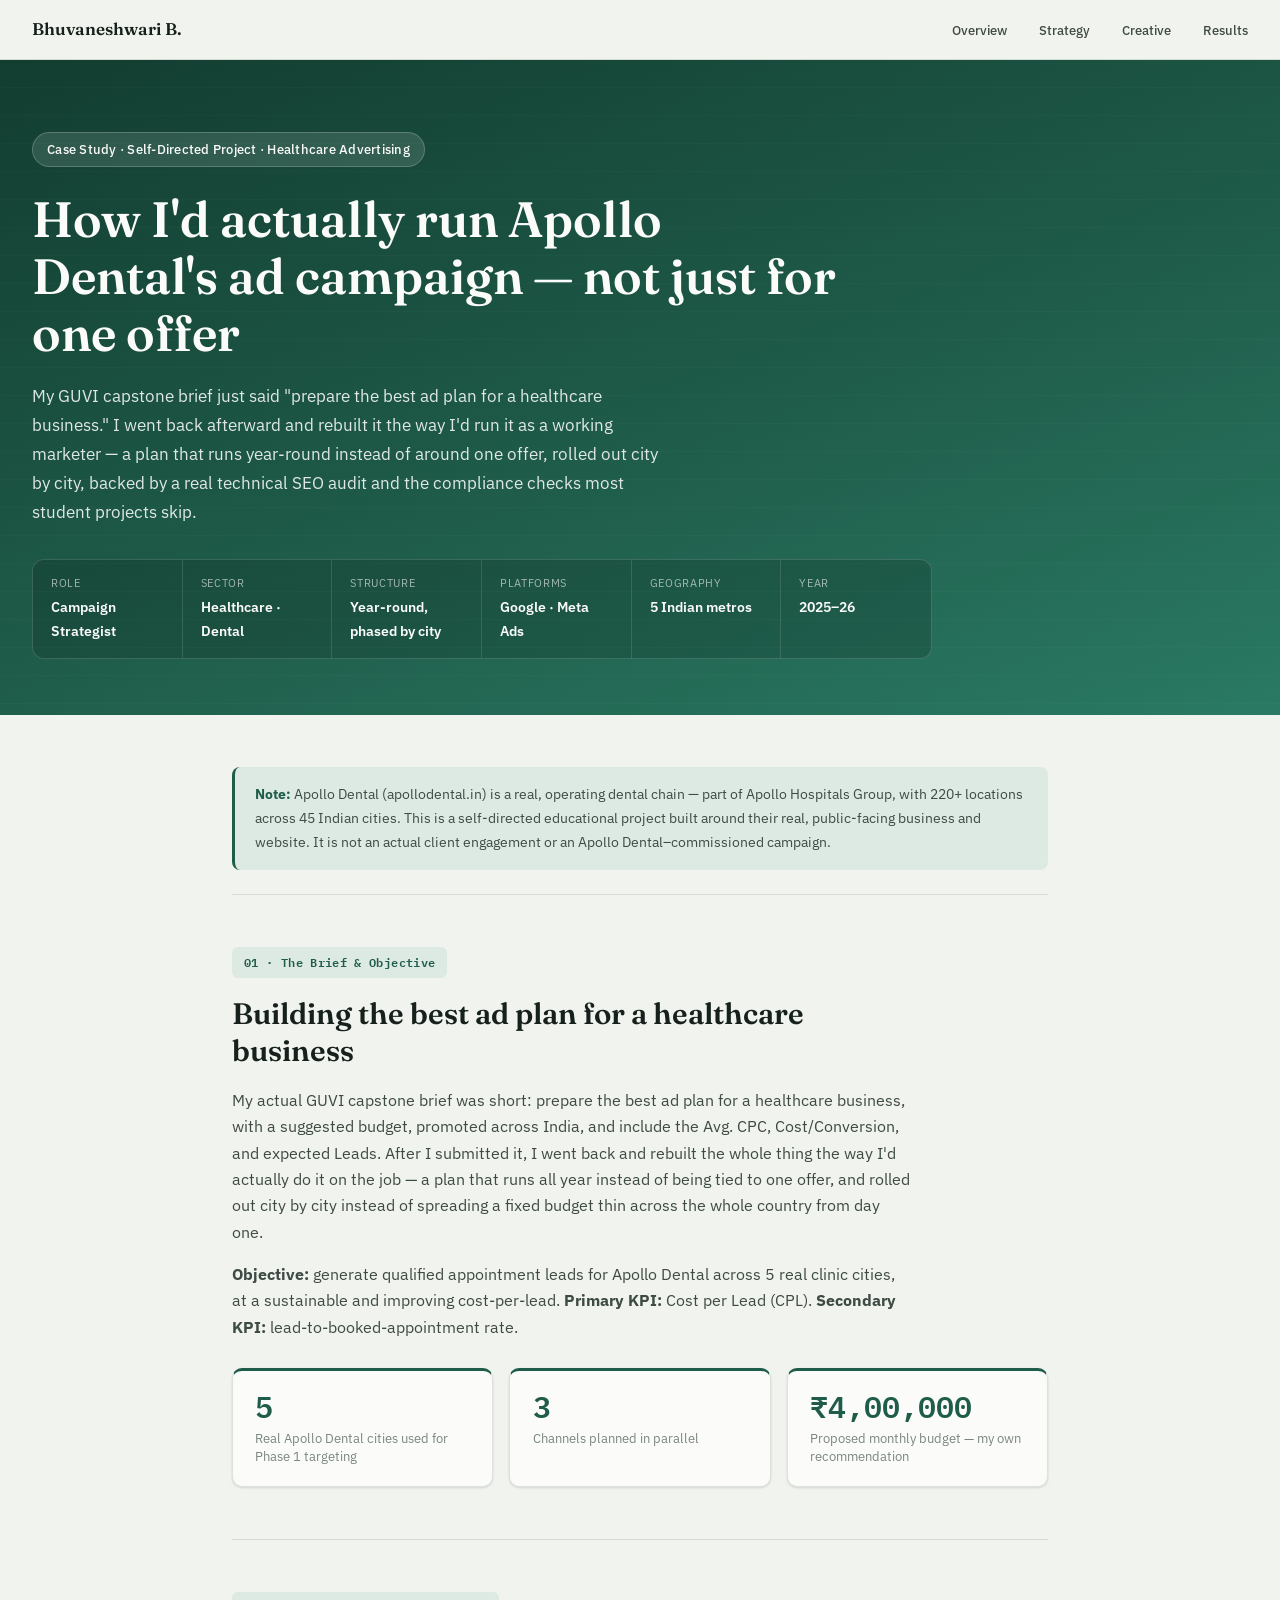
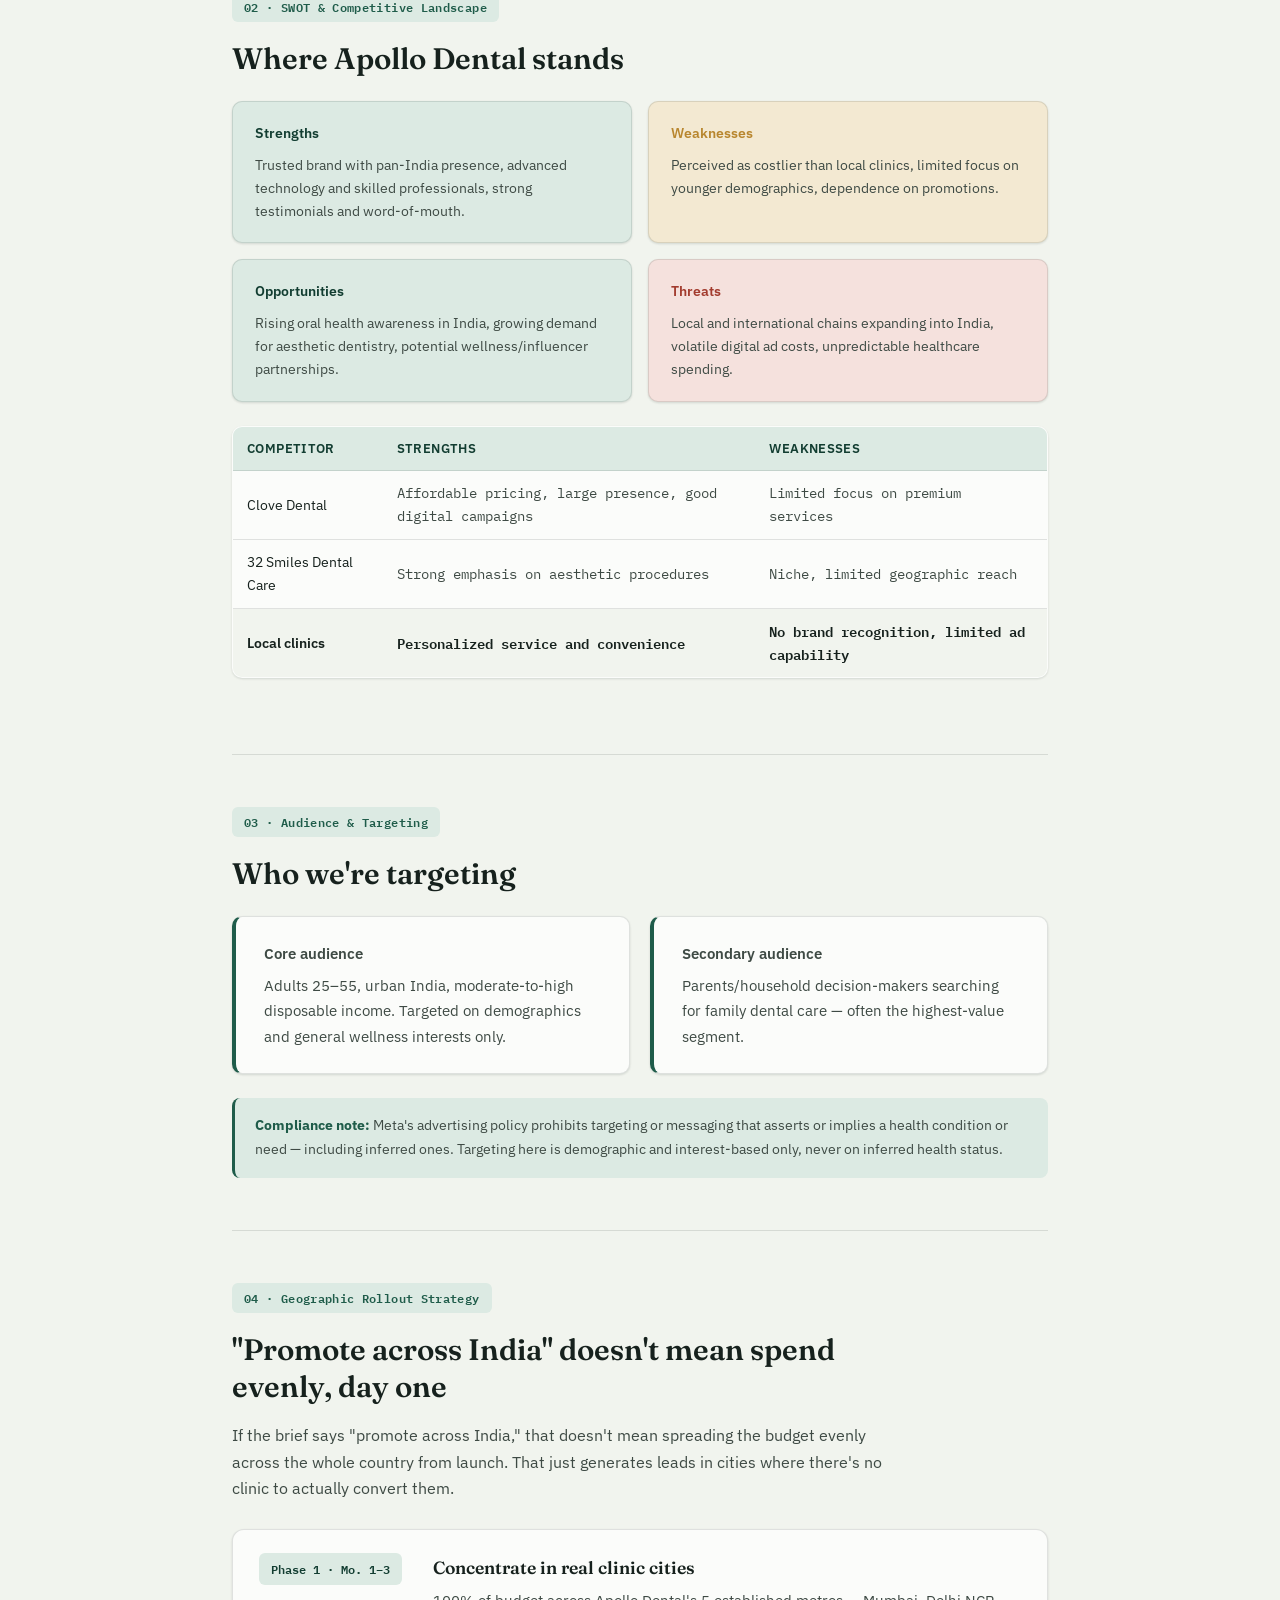
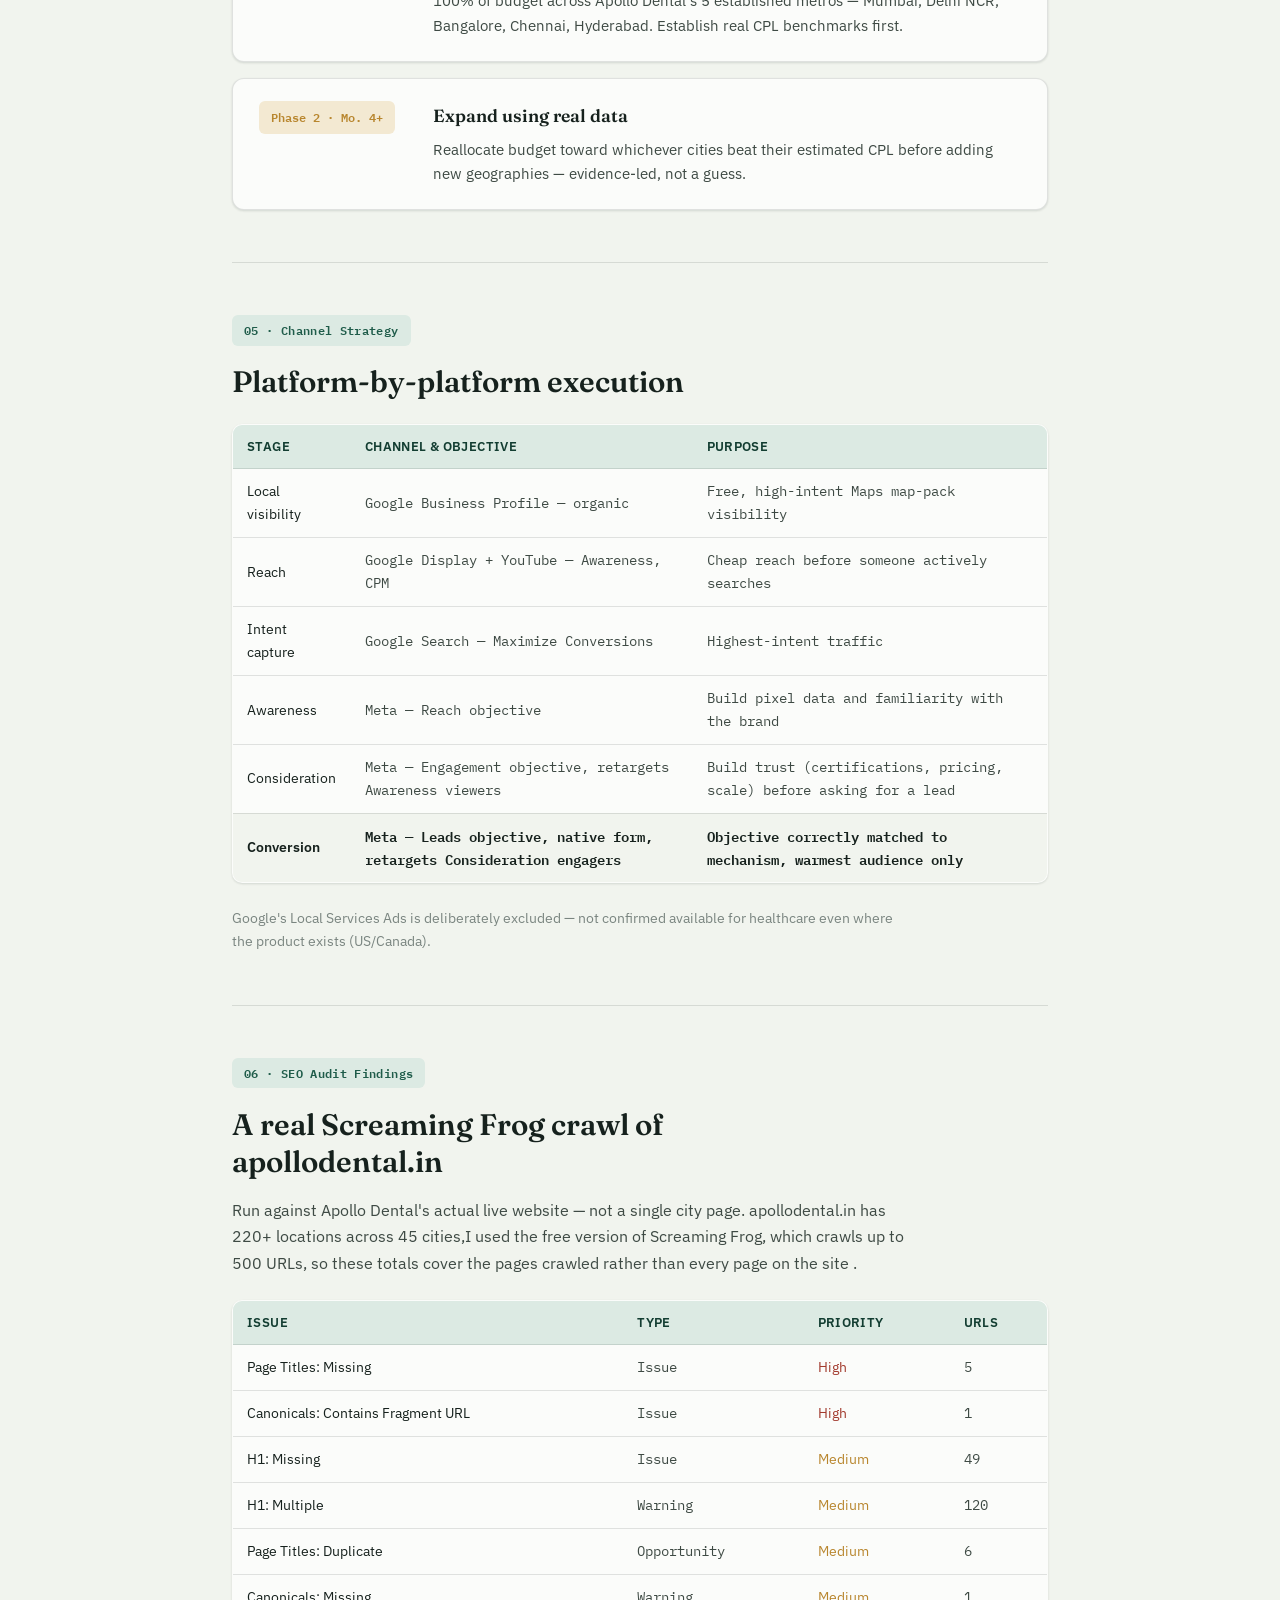
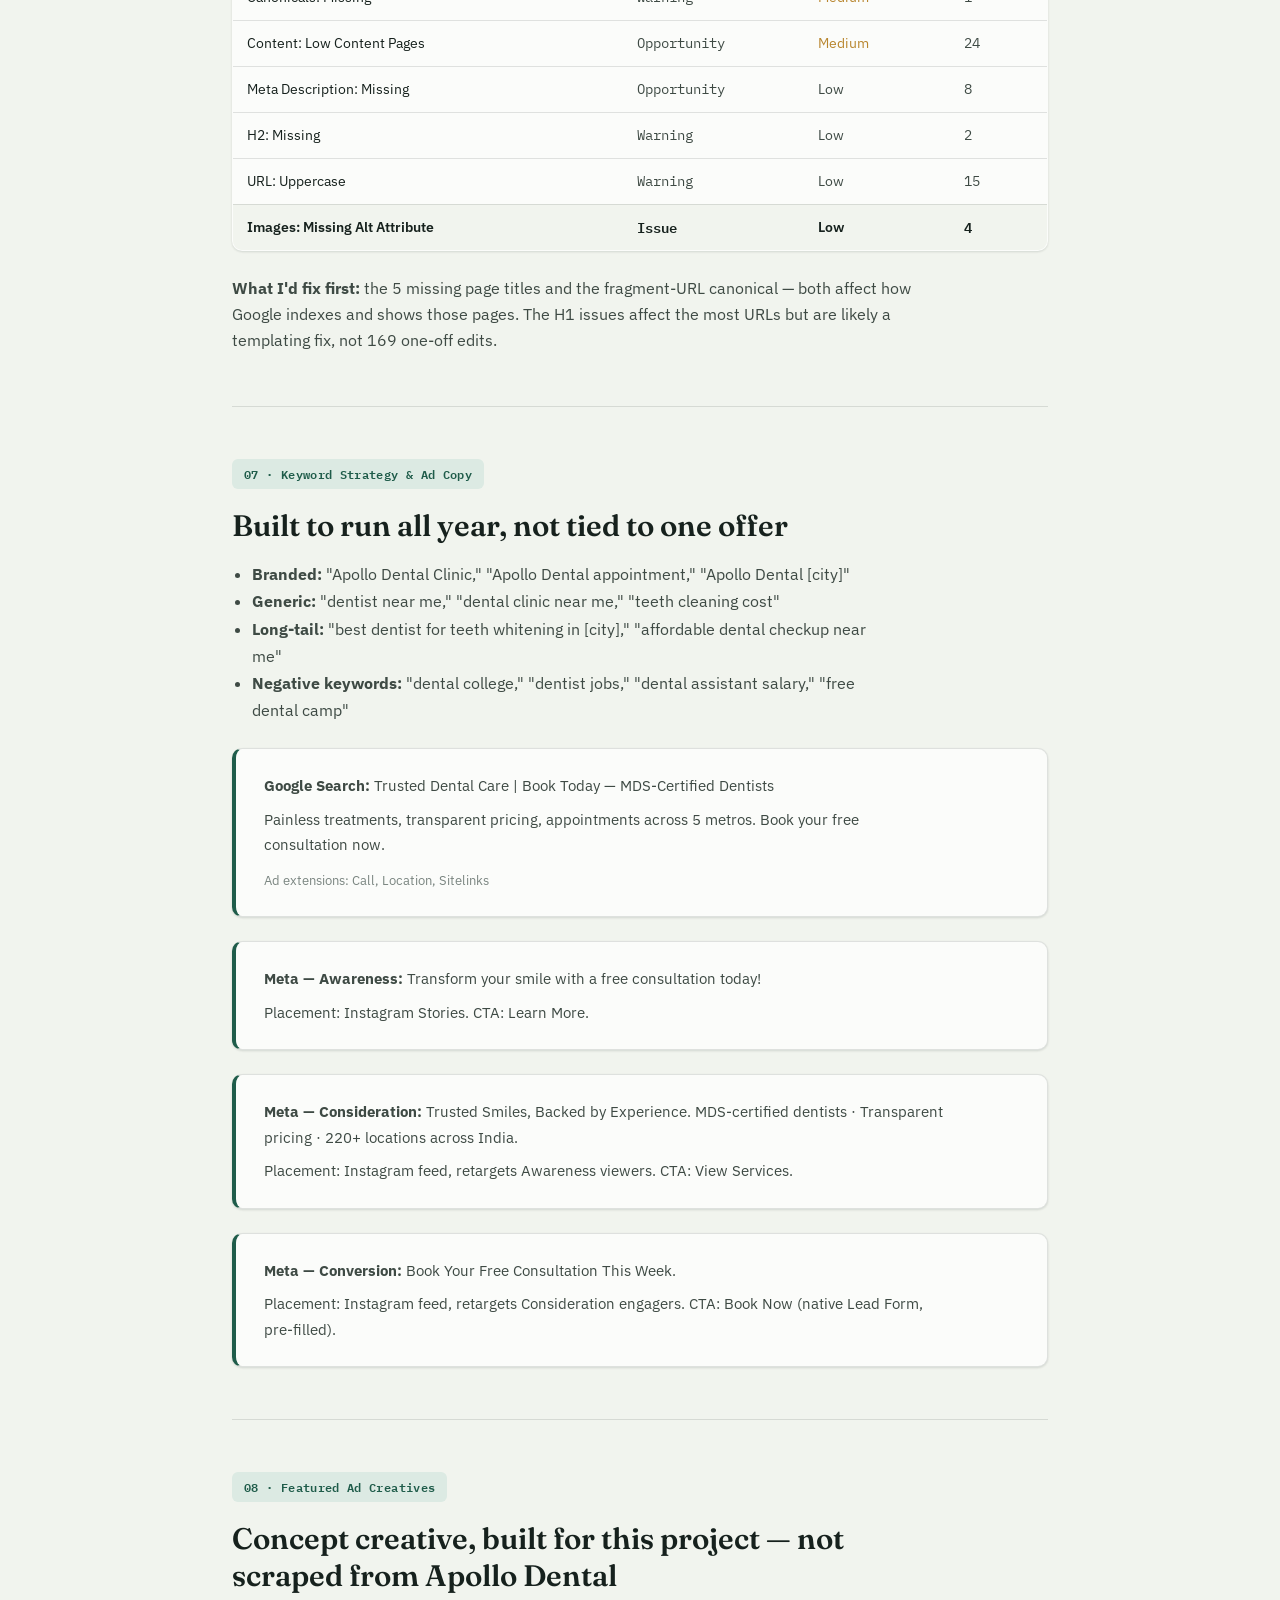
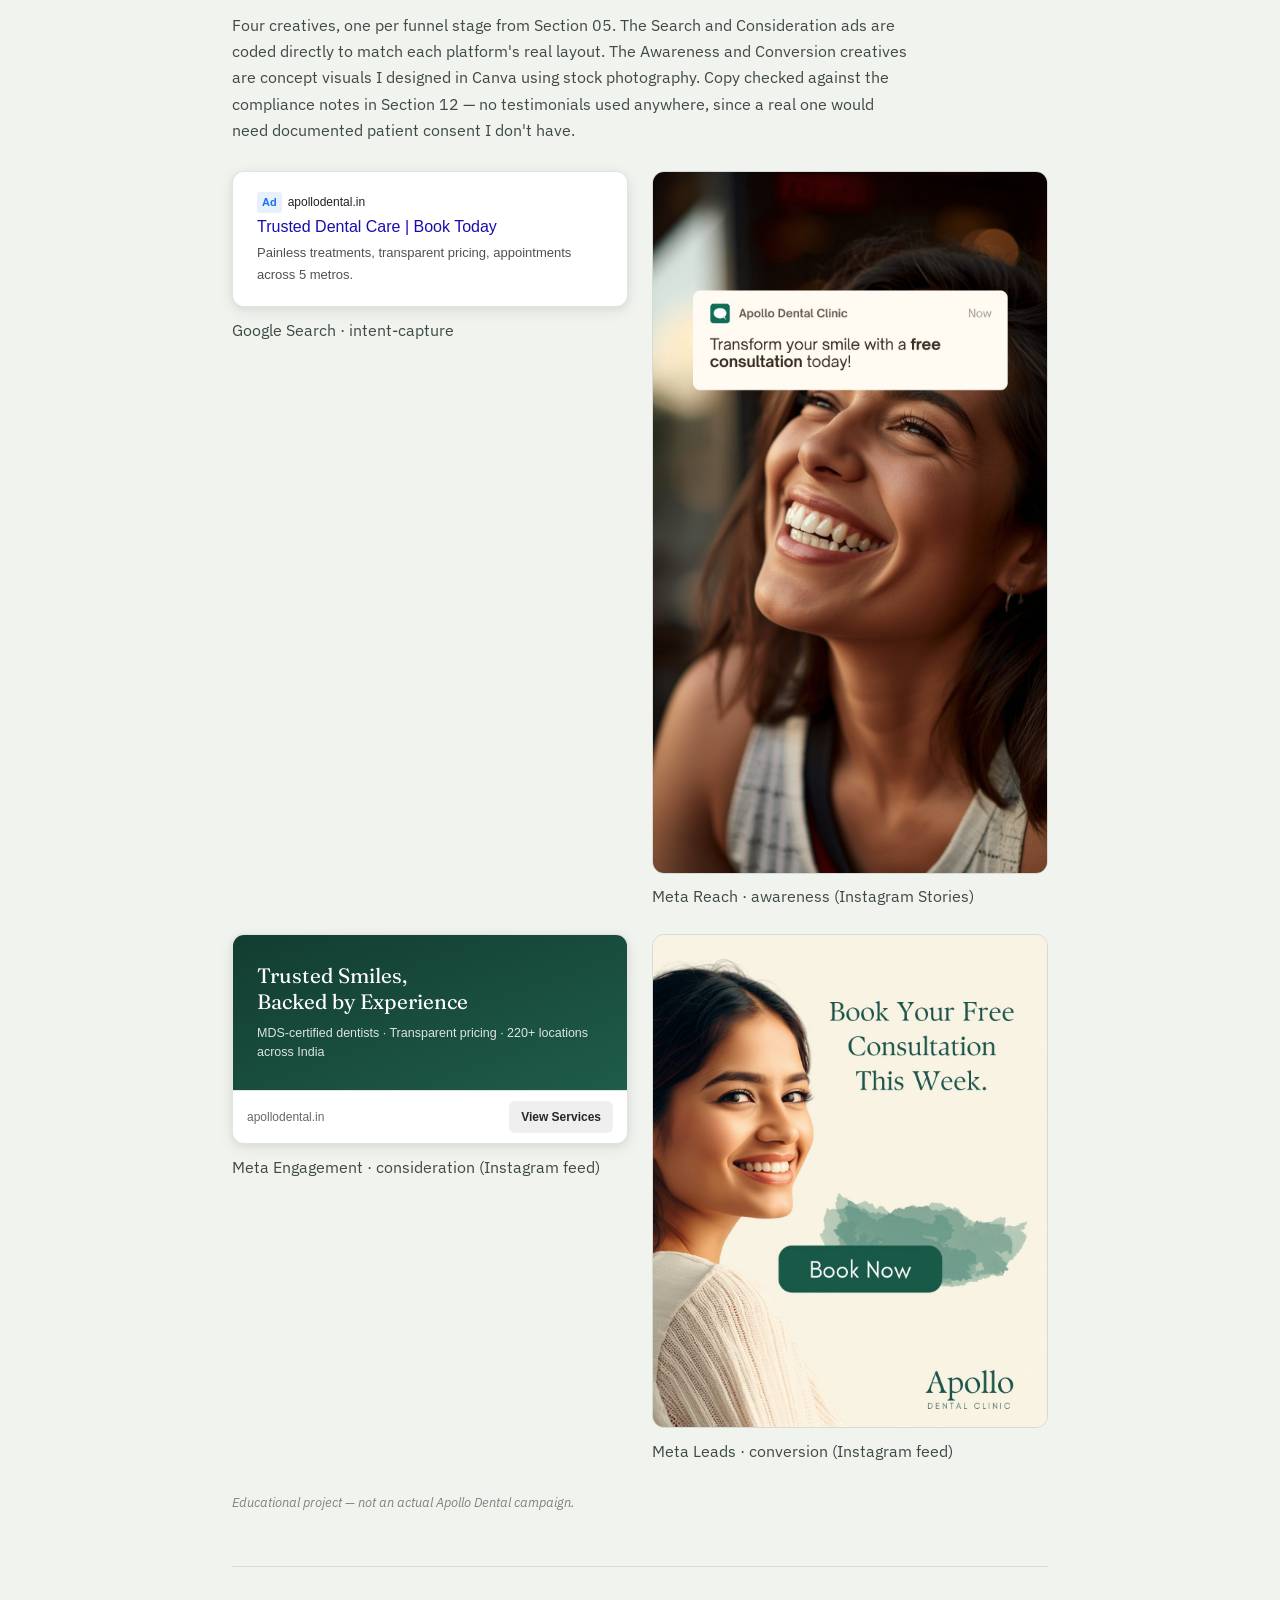
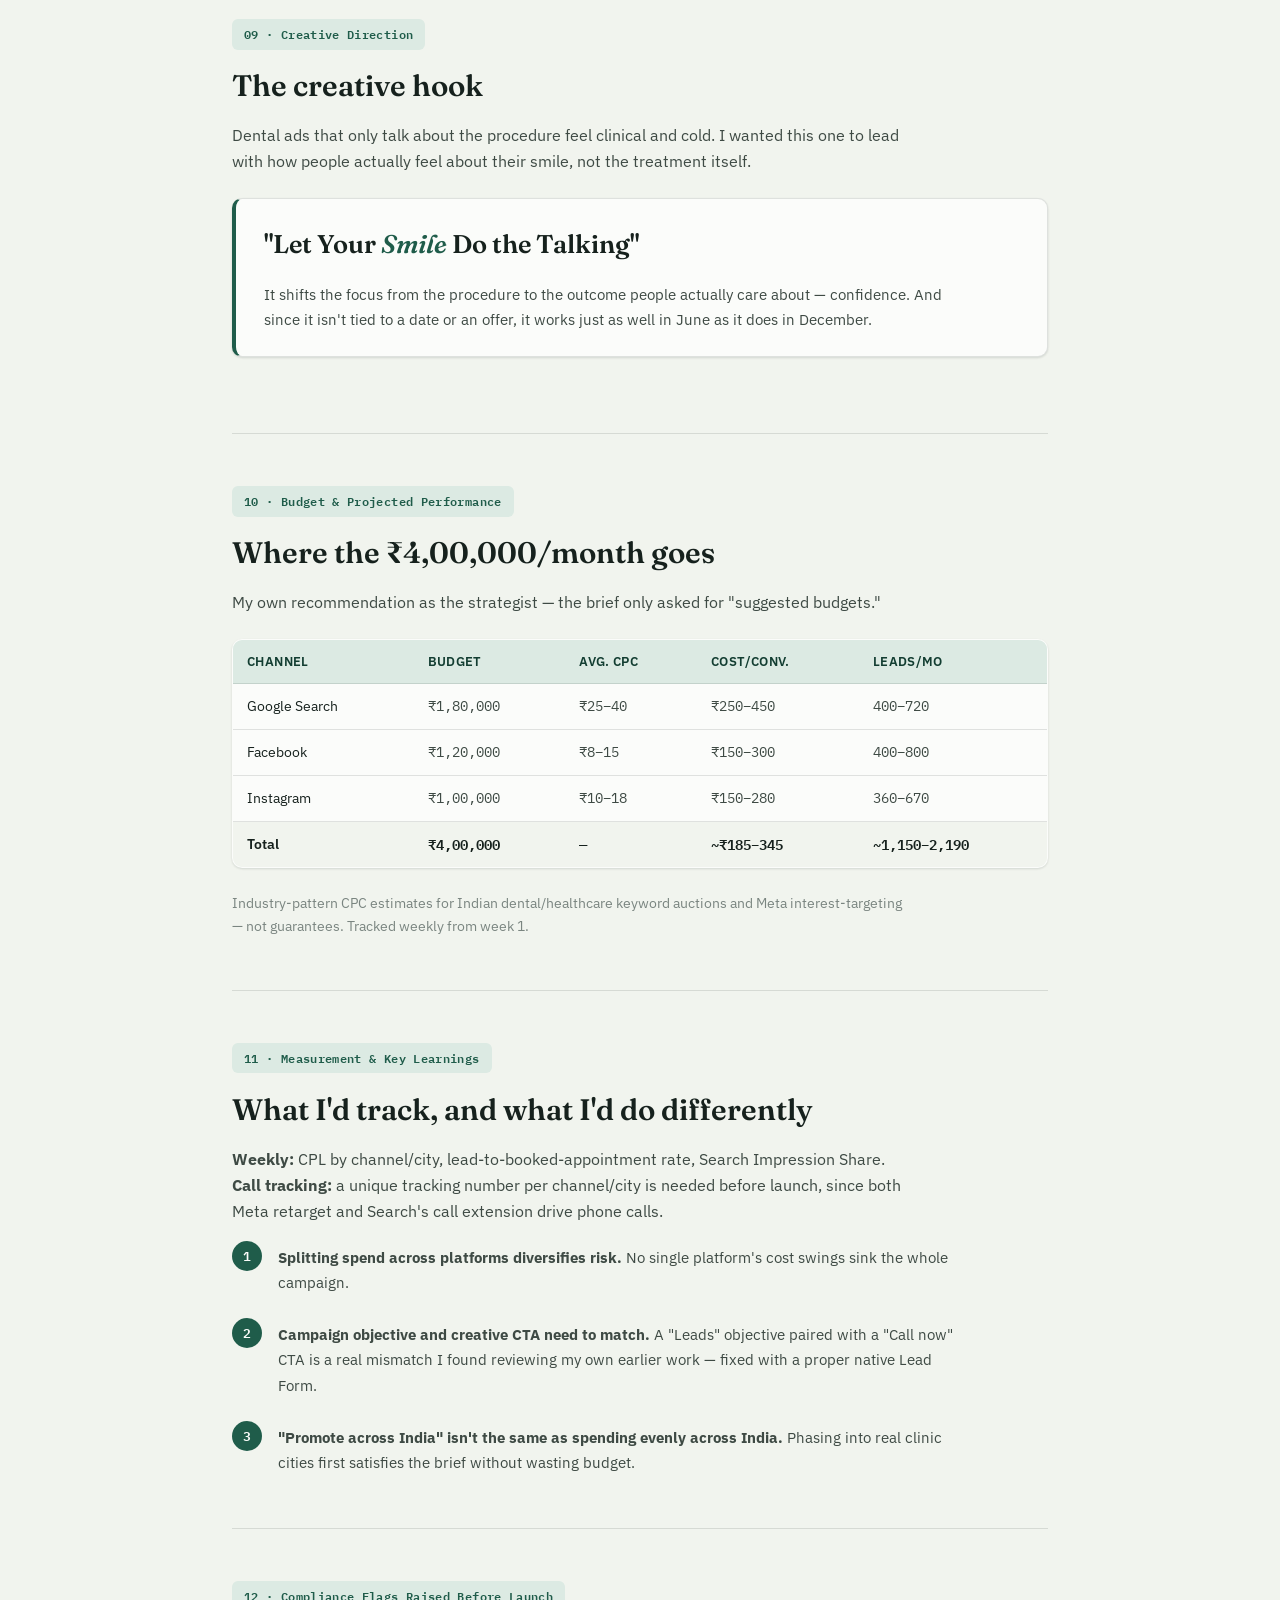
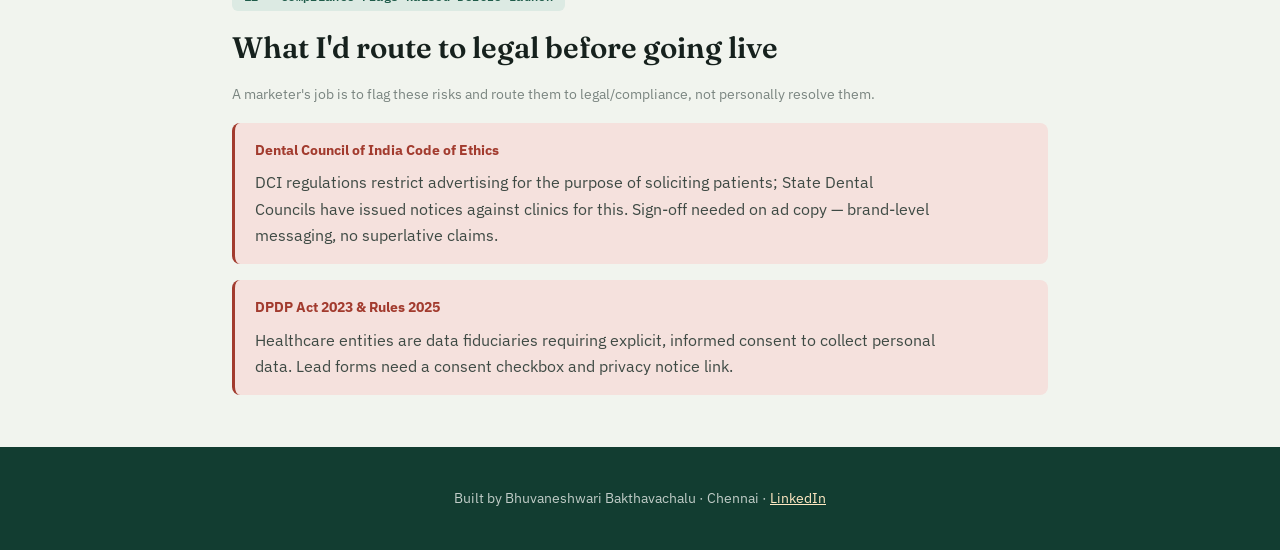
<file: case-studies/apollo-dental-case-study.html>
<!DOCTYPE html>
<html lang="en">
<head>
<meta charset="UTF-8">
<meta name="viewport" content="width=device-width, initial-scale=1.0">
<title>Apollo Dental — Multi-City Acquisition Campaign | Bhuvaneshwari</title>
  <link rel="icon" href="data:image/svg+xml,%3Csvg xmlns=%22http://www.w3.org/2000/svg%22 viewBox=%220 0 64 64%22%3E%3Crect width=%2264%22 height=%2264%22 rx=%2214%22 fill=%22%231f4d3a%22/%3E%3Ctext x=%2232%22 y=%2244%22 font-family=%22Georgia,serif%22 font-size=%2236%22 font-weight=%22700%22 fill=%22white%22 text-anchor=%22middle%22%3EB%3C/text%3E%3C/svg%3E" />
  <meta name="description" content="Year-round Google and Meta ad plan for a 220+ location dental chain, with a real Screaming Frog SEO audit and compliance checks. Self-directed project by Bhuvaneshwari B." />
  <meta property="og:type" content="website" />
  <meta property="og:title" content="Apollo Dental — Multi-City Ad Campaign Case Study" />
  <meta property="og:description" content="Year-round Google and Meta ad plan for a 220+ location dental chain, with a real Screaming Frog SEO audit and compliance checks. Self-directed project by Bhuvaneshwari B." />
  <meta property="og:url" content="https://bhuvanabakthavachalu.github.io/portfolio/case-studies/apollo-dental-case-study.html" />
  <meta name="twitter:card" content="summary" />
<link rel="stylesheet" href="../case-study.css">
</head>
<body>

<nav>
  <a class="nav-name" href="../index.html">Bhuvaneshwari B.</a>
  <ul class="nav-links">
    <li><a href="#overview">Overview</a></li>
    <li><a href="#strategy">Strategy</a></li>
    <li><a href="#creative">Creative</a></li>
    <li><a href="#results">Results</a></li>
  </ul>
</nav>

<div class="hero">
  <div class="hero-tag">Case Study · Self-Directed Project · Healthcare Advertising</div>
  <h1>How I'd actually run Apollo Dental's ad campaign — not just for one offer</h1>
  <p class="hero-sub">My GUVI capstone brief just said "prepare the best ad plan for a healthcare business." I went back afterward and rebuilt it the way I'd run it as a working marketer — a plan that runs year-round instead of around one offer, rolled out city by city, backed by a real technical SEO audit and the compliance checks most student projects skip.</p>
  <div class="hero-meta">
    <div class="meta-item"><span class="meta-label">Role</span><span class="meta-value">Campaign Strategist</span></div>
    <div class="meta-item"><span class="meta-label">Sector</span><span class="meta-value">Healthcare · Dental</span></div>
    <div class="meta-item"><span class="meta-label">Structure</span><span class="meta-value">Year-round, phased by city</span></div>
    <div class="meta-item"><span class="meta-label">Platforms</span><span class="meta-value">Google · Meta Ads</span></div>
    <div class="meta-item"><span class="meta-label">Geography</span><span class="meta-value">5 Indian metros</span></div>
    <div class="meta-item"><span class="meta-label">Year</span><span class="meta-value">2025–26</span></div>
  </div>
</div>

<div class="page">

  <div class="section" style="padding-bottom: 1.5rem;">
    <div class="note-box"><strong>Note:</strong> Apollo Dental (apollodental.in) is a real, operating dental chain — part of Apollo Hospitals Group, with 220+ locations across 45 Indian cities. This is a self-directed educational project built around their real, public-facing business and website. It is not an actual client engagement or an Apollo Dental–commissioned campaign.</div>
  </div>

  <div class="section" id="overview">
    <div class="section-label">01 · The Brief & Objective</div>
    <h2>Building the best ad plan for a healthcare business</h2>
    <p>My actual GUVI capstone brief was short: prepare the best ad plan for a healthcare business, with a suggested budget, promoted across India, and include the Avg. CPC, Cost/Conversion, and expected Leads. After I submitted it, I went back and rebuilt the whole thing the way I'd actually do it on the job — a plan that runs all year instead of being tied to one offer, and rolled out city by city instead of spreading a fixed budget thin across the whole country from day one.</p>
    <p><strong>Objective:</strong> generate qualified appointment leads for Apollo Dental across 5 real clinic cities, at a sustainable and improving cost-per-lead. <strong>Primary KPI:</strong> Cost per Lead (CPL). <strong>Secondary KPI:</strong> lead-to-booked-appointment rate.</p>
    <div class="kpi-grid">
      <div class="kpi-card"><div class="kpi-number">5</div><div class="kpi-desc">Real Apollo Dental cities used for Phase 1 targeting</div></div>
      <div class="kpi-card"><div class="kpi-number">3</div><div class="kpi-desc">Channels planned in parallel</div></div>
      <div class="kpi-card"><div class="kpi-number">₹4,00,000</div><div class="kpi-desc">Proposed monthly budget — my own recommendation</div></div>
    </div>
  </div>

  <div class="section">
    <div class="section-label">02 · SWOT & Competitive Landscape</div>
    <h2>Where Apollo Dental stands</h2>
    <div class="swot-grid">
      <div class="swot-card strengths"><div class="label">Strengths</div><p>Trusted brand with pan-India presence, advanced technology and skilled professionals, strong testimonials and word-of-mouth.</p></div>
      <div class="swot-card weaknesses"><div class="label">Weaknesses</div><p>Perceived as costlier than local clinics, limited focus on younger demographics, dependence on promotions.</p></div>
      <div class="swot-card opportunities"><div class="label">Opportunities</div><p>Rising oral health awareness in India, growing demand for aesthetic dentistry, potential wellness/influencer partnerships.</p></div>
      <div class="swot-card threats"><div class="label">Threats</div><p>Local and international chains expanding into India, volatile digital ad costs, unpredictable healthcare spending.</p></div>
    </div>
    <table class="ledger">
      <thead><tr><th>Competitor</th><th>Strengths</th><th>Weaknesses</th></tr></thead>
      <tbody>
        <tr><td>Clove Dental</td><td>Affordable pricing, large presence, good digital campaigns</td><td>Limited focus on premium services</td></tr>
        <tr><td>32 Smiles Dental Care</td><td>Strong emphasis on aesthetic procedures</td><td>Niche, limited geographic reach</td></tr>
        <tr><td>Local clinics</td><td>Personalized service and convenience</td><td>No brand recognition, limited ad capability</td></tr>
      </tbody>
    </table>
  </div>

  <div class="section">
    <div class="section-label">03 · Audience & Targeting</div>
    <h2>Who we're targeting</h2>
    <div class="audience-grid">
      <div class="creative-box" style="margin: 0;"><p style="font-weight: 600; margin-bottom: 0.4rem;">Core audience</p><p style="margin: 0;">Adults 25–55, urban India, moderate-to-high disposable income. Targeted on demographics and general wellness interests only.</p></div>
      <div class="creative-box" style="margin: 0;"><p style="font-weight: 600; margin-bottom: 0.4rem;">Secondary audience</p><p style="margin: 0;">Parents/household decision-makers searching for family dental care — often the highest-value segment.</p></div>
    </div>
    <div class="note-box" style="margin-top: 1.25rem;"><strong>Compliance note:</strong> Meta's advertising policy prohibits targeting or messaging that asserts or implies a health condition or need — including inferred ones. Targeting here is demographic and interest-based only, never on inferred health status.</div>
  </div>

  <div class="section" id="strategy">
    <div class="section-label">04 · Geographic Rollout Strategy</div>
    <h2>"Promote across India" doesn't mean spend evenly, day one</h2>
    <p>If the brief says "promote across India," that doesn't mean spreading the budget evenly across the whole country from launch. That just generates leads in cities where there's no clinic to actually convert them.</p>
    <div class="funnel">
      <div class="funnel-stage">
        <div class="stage-badge" style="background: var(--forest-light); color: var(--forest-dark);">Phase 1 · Mo. 1–3</div>
        <div class="stage-content"><h3>Concentrate in real clinic cities</h3><p>100% of budget across Apollo Dental's 5 established metros — Mumbai, Delhi NCR, Bangalore, Chennai, Hyderabad. Establish real CPL benchmarks first.</p></div>
      </div>
      <div class="funnel-stage">
        <div class="stage-badge" style="background: var(--brass-light); color: var(--brass);">Phase 2 · Mo. 4+</div>
        <div class="stage-content"><h3>Expand using real data</h3><p>Reallocate budget toward whichever cities beat their estimated CPL before adding new geographies — evidence-led, not a guess.</p></div>
      </div>
    </div>
  </div>

  <div class="section">
    <div class="section-label">05 · Channel Strategy</div>
    <h2>Platform-by-platform execution</h2>
    <table class="ledger">
      <thead><tr><th>Stage</th><th>Channel &amp; Objective</th><th>Purpose</th></tr></thead>
      <tbody>
        <tr><td>Local visibility</td><td>Google Business Profile — organic</td><td>Free, high-intent Maps map-pack visibility</td></tr>
        <tr><td>Reach</td><td>Google Display + YouTube — Awareness, CPM</td><td>Cheap reach before someone actively searches</td></tr>
        <tr><td>Intent capture</td><td>Google Search — Maximize Conversions</td><td>Highest-intent traffic</td></tr>
        <tr><td>Awareness</td><td>Meta — Reach objective</td><td>Build pixel data and familiarity with the brand</td></tr>
        <tr><td>Consideration</td><td>Meta — Engagement objective, retargets Awareness viewers</td><td>Build trust (certifications, pricing, scale) before asking for a lead</td></tr>
        <tr><td>Conversion</td><td>Meta — Leads objective, native form, retargets Consideration engagers</td><td>Objective correctly matched to mechanism, warmest audience only</td></tr>
      </tbody>
    </table>
    <p style="font-size: 13.5px; color: var(--ink-muted);">Google's Local Services Ads is deliberately excluded — not confirmed available for healthcare even where the product exists (US/Canada).</p>
  </div>

  <div class="section" id="seo">
    <div class="section-label">06 · SEO Audit Findings</div>
    <h2>A real Screaming Frog crawl of apollodental.in</h2>
    <p>Run against Apollo Dental's actual live website — not a single city page. apollodental.in has 220+ locations across 45 cities,I used the free version of Screaming Frog, which crawls up to 500 URLs, so these totals cover the pages crawled rather than every page on the site .</p>
    <table class="ledger">
      <thead><tr><th>Issue</th><th>Type</th><th>Priority</th><th>URLs</th></tr></thead>
      <tbody>
        <tr><td>Page Titles: Missing</td><td>Issue</td><td style="color: var(--red-ink); font-family: var(--sans);">High</td><td>5</td></tr>
        <tr><td>Canonicals: Contains Fragment URL</td><td>Issue</td><td style="color: var(--red-ink); font-family: var(--sans);">High</td><td>1</td></tr>
        <tr><td>H1: Missing</td><td>Issue</td><td style="color: var(--brass); font-family: var(--sans);">Medium</td><td>49</td></tr>
        <tr><td>H1: Multiple</td><td>Warning</td><td style="color: var(--brass); font-family: var(--sans);">Medium</td><td>120</td></tr>
        <tr><td>Page Titles: Duplicate</td><td>Opportunity</td><td style="color: var(--brass); font-family: var(--sans);">Medium</td><td>6</td></tr>
        <tr><td>Canonicals: Missing</td><td>Warning</td><td style="color: var(--brass); font-family: var(--sans);">Medium</td><td>1</td></tr>
        <tr><td>Content: Low Content Pages</td><td>Opportunity</td><td style="color: var(--brass); font-family: var(--sans);">Medium</td><td>24</td></tr>
        <tr><td>Meta Description: Missing</td><td>Opportunity</td><td style="font-family: var(--sans);">Low</td><td>8</td></tr>
        <tr><td>H2: Missing</td><td>Warning</td><td style="font-family: var(--sans);">Low</td><td>2</td></tr>
        <tr><td>URL: Uppercase</td><td>Warning</td><td style="font-family: var(--sans);">Low</td><td>15</td></tr>
        <tr><td>Images: Missing Alt Attribute</td><td>Issue</td><td style="font-family: var(--sans);">Low</td><td>4</td></tr>
      </tbody>
    </table>
    <p><strong>What I'd fix first:</strong> the 5 missing page titles and the fragment-URL canonical — both affect how Google indexes and shows those pages. The H1 issues affect the most URLs but are likely a templating fix, not 169 one-off edits.</p>
  </div>

  <div class="section">
    <div class="section-label">07 · Keyword Strategy & Ad Copy</div>
    <h2>Built to run all year, not tied to one offer</h2>
    <ul style="color: var(--ink-soft); margin: 0 0 1.25rem 1.25rem; max-width: 640px;">
      <li><strong>Branded:</strong> "Apollo Dental Clinic," "Apollo Dental appointment," "Apollo Dental [city]"</li>
      <li><strong>Generic:</strong> "dentist near me," "dental clinic near me," "teeth cleaning cost"</li>
      <li><strong>Long-tail:</strong> "best dentist for teeth whitening in [city]," "affordable dental checkup near me"</li>
      <li><strong>Negative keywords:</strong> "dental college," "dentist jobs," "dental assistant salary," "free dental camp"</li>
    </ul>
    <div class="creative-box"><p style="margin-bottom: 0.5rem;"><strong>Google Search:</strong> Trusted Dental Care | Book Today — MDS-Certified Dentists</p><p style="margin: 0;">Painless treatments, transparent pricing, appointments across 5 metros. Book your free consultation now.</p><p style="margin-top: 0.75rem; font-size: 13px; color: var(--ink-muted);">Ad extensions: Call, Location, Sitelinks</p></div>
    <div class="creative-box"><p style="margin-bottom: 0.5rem;"><strong>Meta — Awareness:</strong> Transform your smile with a free consultation today!</p><p style="margin: 0;">Placement: Instagram Stories. CTA: Learn More.</p></div>
    <div class="creative-box"><p style="margin-bottom: 0.5rem;"><strong>Meta — Consideration:</strong> Trusted Smiles, Backed by Experience. MDS-certified dentists · Transparent pricing · 220+ locations across India.</p><p style="margin: 0;">Placement: Instagram feed, retargets Awareness viewers. CTA: View Services.</p></div>
    <div class="creative-box" style="margin-bottom: 0;"><p style="margin-bottom: 0.5rem;"><strong>Meta — Conversion:</strong> Book Your Free Consultation This Week.</p><p style="margin: 0;">Placement: Instagram feed, retargets Consideration engagers. CTA: Book Now (native Lead Form, pre-filled).</p></div>
  </div>

  <div class="section" id="creatives-gallery">
    <div class="section-label">08 · Featured Ad Creatives</div>
    <h2>Concept creative, built for this project — not scraped from Apollo Dental</h2>
    <p>Four creatives, one per funnel stage from Section 05. The Search and Consideration ads are coded directly to match each platform's real layout. The Awareness and Conversion creatives are concept visuals I designed in Canva using stock photography. Copy checked against the compliance notes in Section 12 — no testimonials used anywhere, since a real one would need documented patient consent I don't have.</p>
    <div class="creatives-row">
      <div>
        <div class="ad-mock" style="padding: 1.25rem 1.5rem;">
          <div style="font-size: 12px; display: flex; align-items: center; gap: 6px; margin-bottom: 4px;"><span style="background: #e8f0fe; color: #1a73e8; font-weight: 700; font-size: 11px; padding: 1px 5px; border-radius: 3px;">Ad</span><span style="color:#202124;">apollodental.in</span></div>
          <div style="font-size: 16px; color: #1a0dab; line-height: 1.3; margin-bottom: 4px;">Trusted Dental Care | Book Today</div>
          <div style="font-size: 13px; color: #4d5156;">Painless treatments, transparent pricing, appointments across 5 metros.</div>
        </div>
        <p class="ad-caption">Google Search · intent-capture</p>
      </div>
      <div>
        <img src="../assets/apollo-ad-awareness.jpg" alt="Apollo Dental awareness creative — Instagram Stories" style="width: 100%; border-radius: 12px; border: 1px solid var(--border); display: block;">
        <p class="ad-caption">Meta Reach · awareness (Instagram Stories)</p>
      </div>
      <div>
        <div class="ad-mock" style="padding: 0;">
          <div style="background: linear-gradient(160deg, var(--forest-dark), var(--forest)); padding: 1.75rem 1.5rem; color: #fff;">
            <div style="font-family: var(--serif); font-size: 1.3rem; line-height: 1.25; margin-bottom: 0.6rem;">Trusted Smiles,<br>Backed by Experience</div>
            <div style="font-size: 12.5px; opacity: 0.85; line-height: 1.5;">MDS-certified dentists · Transparent pricing · 220+ locations across India</div>
          </div>
          <div style="display: flex; align-items: center; justify-content: space-between; padding: 10px 14px; border-top: 1px solid var(--border);"><div style="font-size: 12px; color: #65676b;">apollodental.in</div><div style="background: #efefef; color: #262626; font-size: 12px; font-weight: 600; padding: 6px 12px; border-radius: 6px;">View Services</div></div>
        </div>
        <p class="ad-caption">Meta Engagement · consideration (Instagram feed)</p>
      </div>
      <div>
        <img src="../assets/apollo-ad-convert.jpg" alt="Apollo Dental conversion creative — Book Now CTA" style="width: 100%; border-radius: 12px; border: 1px solid var(--border); display: block;">
        <p class="ad-caption">Meta Leads · conversion (Instagram feed)</p>
      </div>
    </div>
    <p style="font-size: 13px; color: var(--ink-muted); font-style: italic;">Educational project — not an actual Apollo Dental campaign.</p>
  </div>

  <div class="section" id="creative">
    <div class="section-label">09 · Creative Direction</div>
    <h2>The creative hook</h2>
    <p>Dental ads that only talk about the procedure feel clinical and cold. I wanted this one to lead with how people actually feel about their smile, not the treatment itself.</p>
    <div class="creative-box">
      <div class="creative-hook">"Let Your <span>Smile</span> Do the Talking"</div>
      <div class="creative-rationale"><p>It shifts the focus from the procedure to the outcome people actually care about — confidence. And since it isn't tied to a date or an offer, it works just as well in June as it does in December.</p></div>
    </div>
  </div>

  <div class="section">
    <div class="section-label">10 · Budget & Projected Performance</div>
    <h2>Where the ₹4,00,000/month goes</h2>
    <p>My own recommendation as the strategist — the brief only asked for "suggested budgets."</p>
    <table class="ledger">
      <thead><tr><th>Channel</th><th>Budget</th><th>Avg. CPC</th><th>Cost/Conv.</th><th>Leads/mo</th></tr></thead>
      <tbody>
        <tr><td>Google Search</td><td>₹1,80,000</td><td>₹25–40</td><td>₹250–450</td><td>400–720</td></tr>
        <tr><td>Facebook</td><td>₹1,20,000</td><td>₹8–15</td><td>₹150–300</td><td>400–800</td></tr>
        <tr><td>Instagram</td><td>₹1,00,000</td><td>₹10–18</td><td>₹150–280</td><td>360–670</td></tr>
        <tr><td>Total</td><td>₹4,00,000</td><td>—</td><td>~₹185–345</td><td>~1,150–2,190</td></tr>
      </tbody>
    </table>
    <p style="font-size: 13.5px; color: var(--ink-muted);">Industry-pattern CPC estimates for Indian dental/healthcare keyword auctions and Meta interest-targeting — not guarantees. Tracked weekly from week 1.</p>
  </div>

  <div class="section" id="results">
    <div class="section-label">11 · Measurement & Key Learnings</div>
    <h2>What I'd track, and what I'd do differently</h2>
    <p><strong>Weekly:</strong> CPL by channel/city, lead-to-booked-appointment rate, Search Impression Share. <strong>Call tracking:</strong> a unique tracking number per channel/city is needed before launch, since both Meta retarget and Search's call extension drive phone calls.</p>
    <div class="learning-item"><div class="learning-num">1</div><p><strong>Splitting spend across platforms diversifies risk.</strong> No single platform's cost swings sink the whole campaign.</p></div>
    <div class="learning-item"><div class="learning-num">2</div><p><strong>Campaign objective and creative CTA need to match.</strong> A "Leads" objective paired with a "Call now" CTA is a real mismatch I found reviewing my own earlier work — fixed with a proper native Lead Form.</p></div>
    <div class="learning-item"><div class="learning-num">3</div><p><strong>"Promote across India" isn't the same as spending evenly across India.</strong> Phasing into real clinic cities first satisfies the brief without wasting budget.</p></div>
  </div>

  <div class="section">
    <div class="section-label">12 · Compliance Flags Raised Before Launch</div>
    <h2>What I'd route to legal before going live</h2>
    <p style="font-size: 14px; color: var(--ink-muted); margin-bottom: 1rem;">A marketer's job is to flag these risks and route them to legal/compliance, not personally resolve them.</p>
    <div class="flag-box"><strong>Dental Council of India Code of Ethics</strong><p style="margin-top: 0.4rem;">DCI regulations restrict advertising for the purpose of soliciting patients; State Dental Councils have issued notices against clinics for this. Sign-off needed on ad copy — brand-level messaging, no superlative claims.</p></div>
    <div class="flag-box"><strong>DPDP Act 2023 &amp; Rules 2025</strong><p style="margin-top: 0.4rem;">Healthcare entities are data fiduciaries requiring explicit, informed consent to collect personal data. Lead forms need a consent checkbox and privacy notice link.</p></div>
  </div>

</div>

<footer>Built by Bhuvaneshwari Bakthavachalu · Chennai · <a href="https://linkedin.com/in/bhuvaneshwari-bakthavachalu">LinkedIn</a></footer>

</body>
</html>
</file>
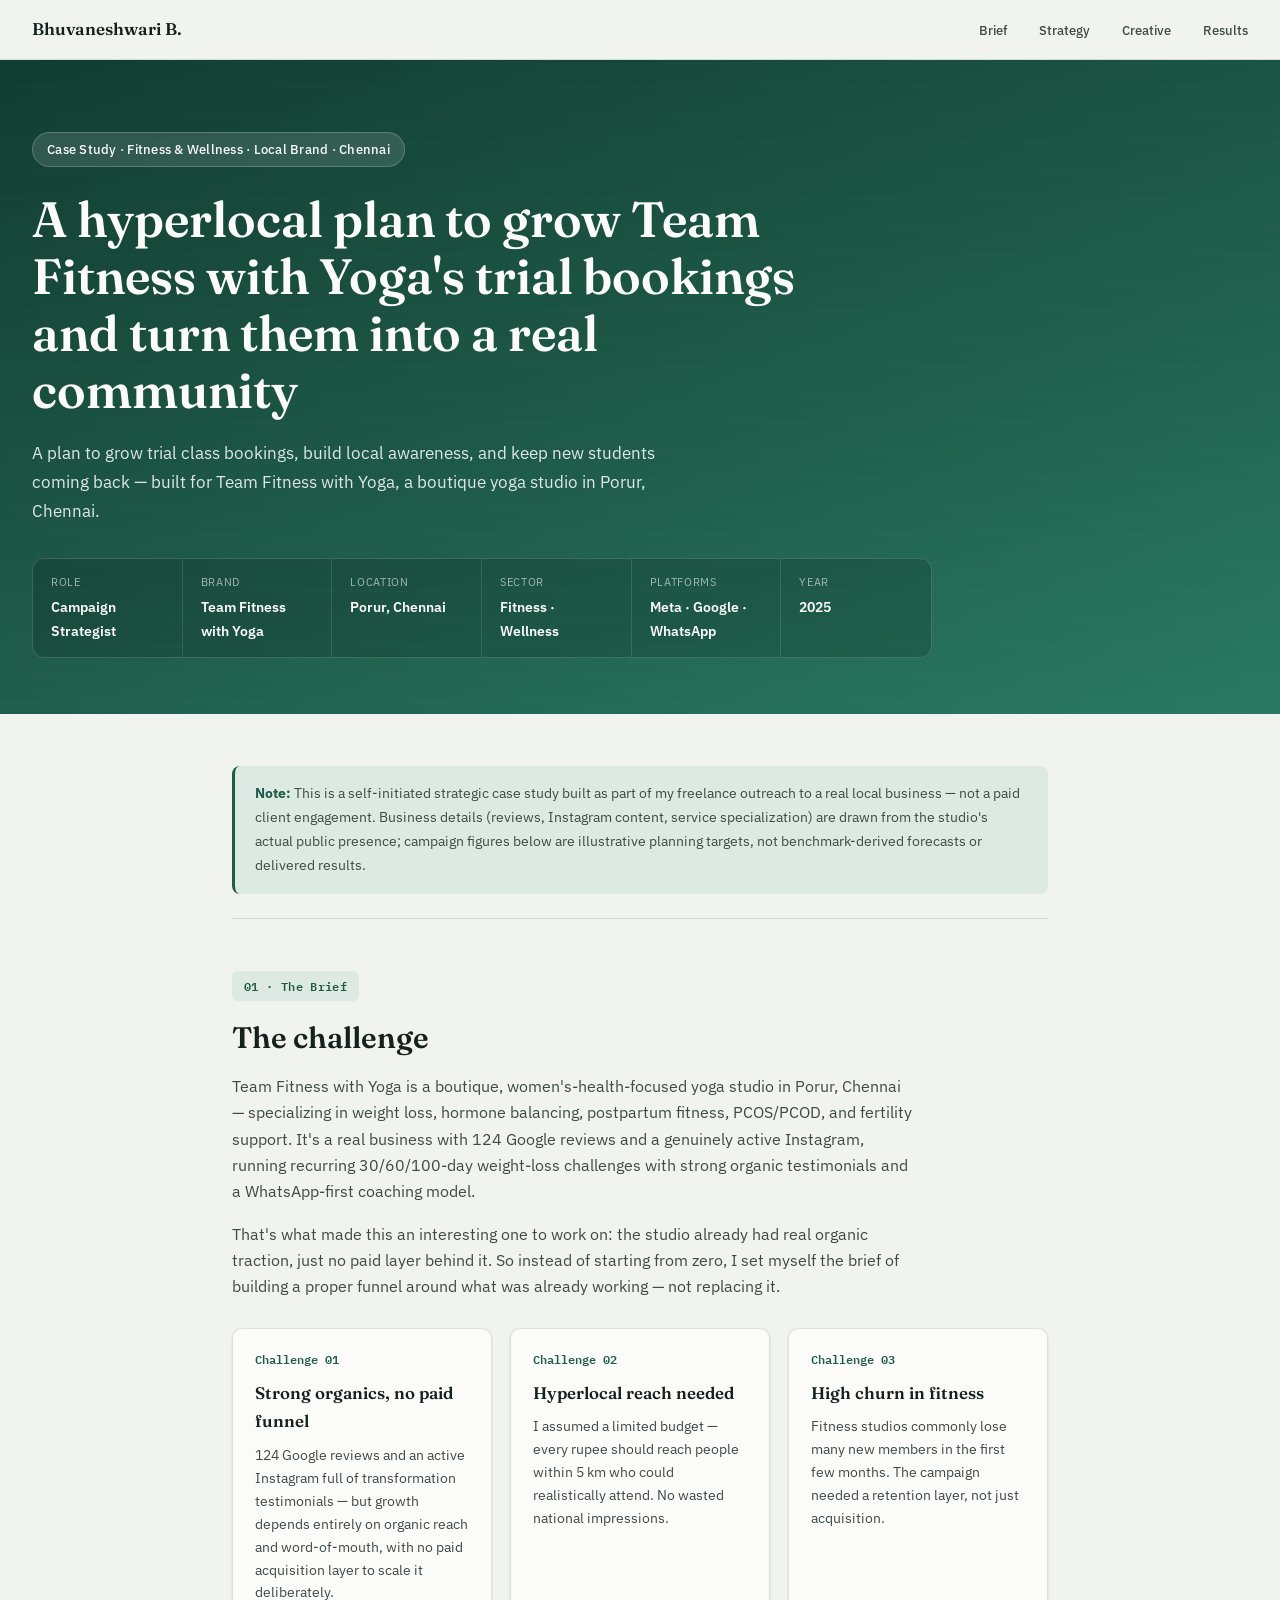
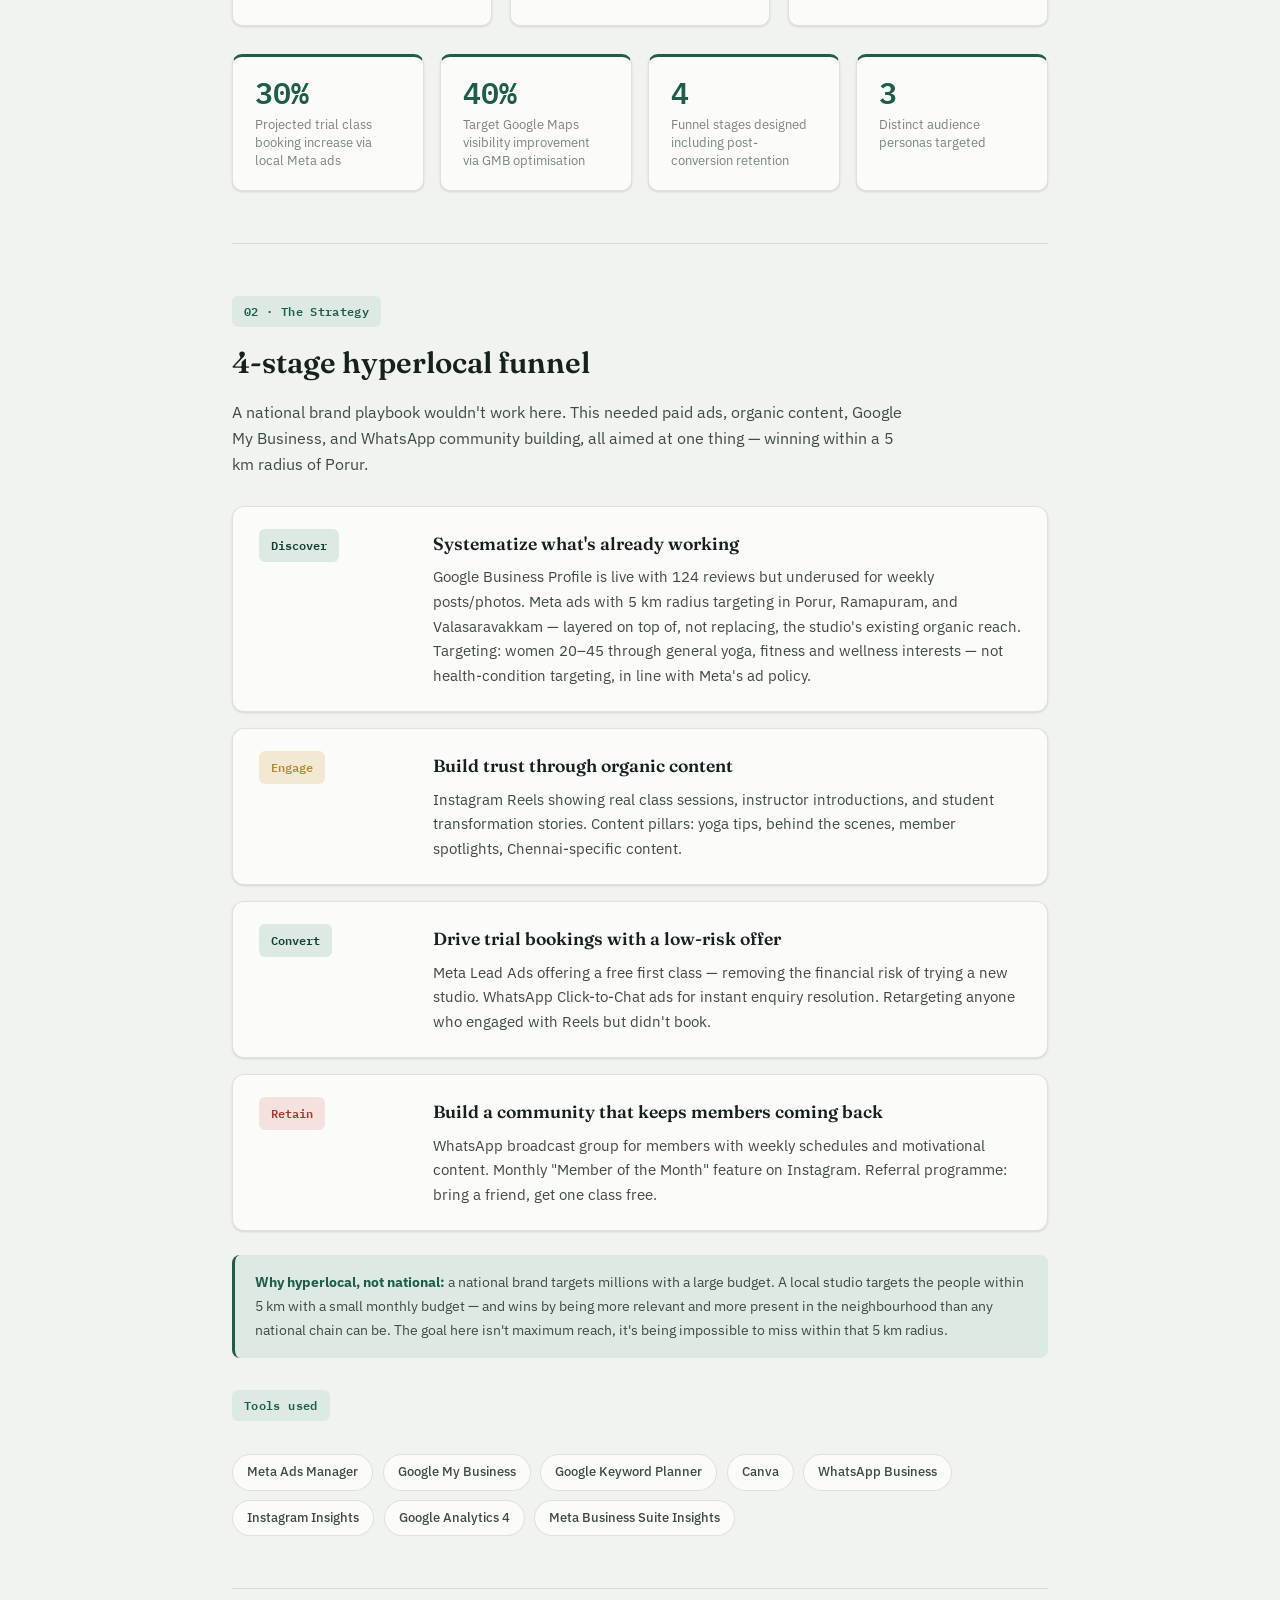
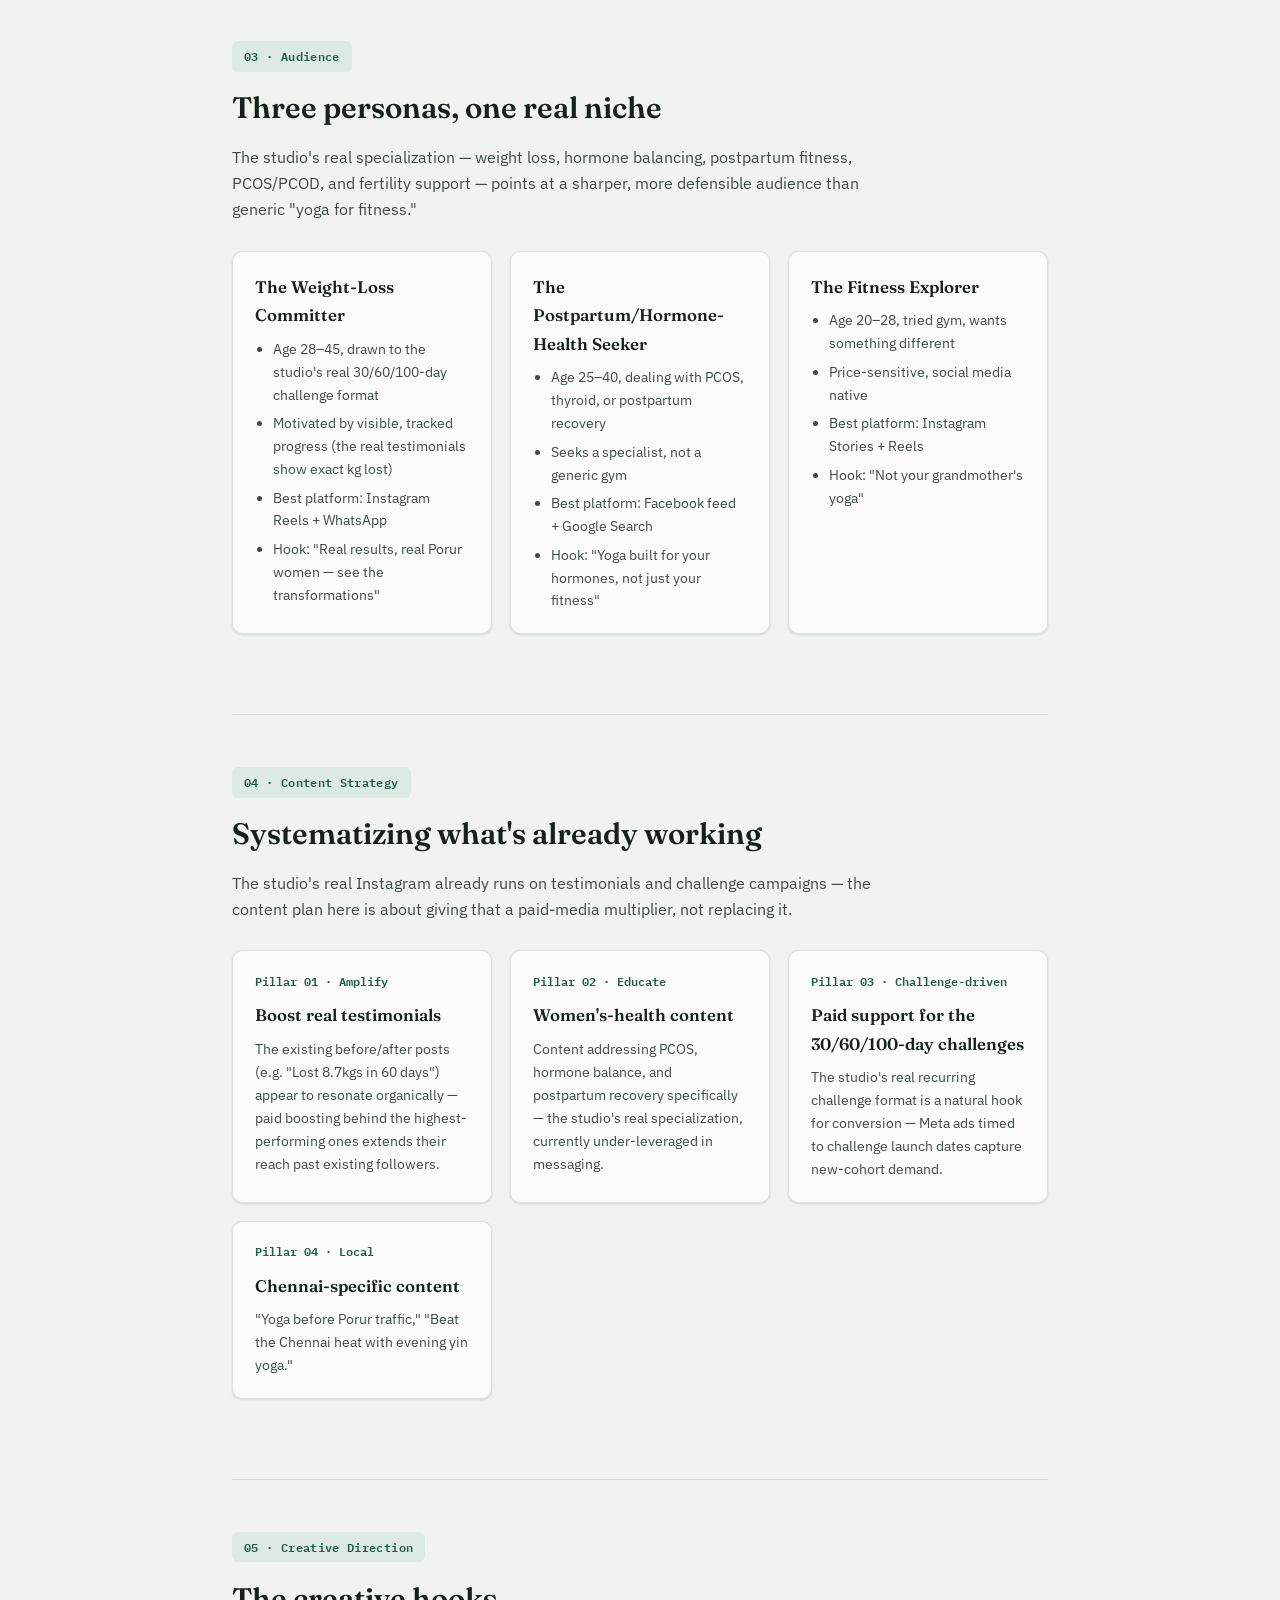
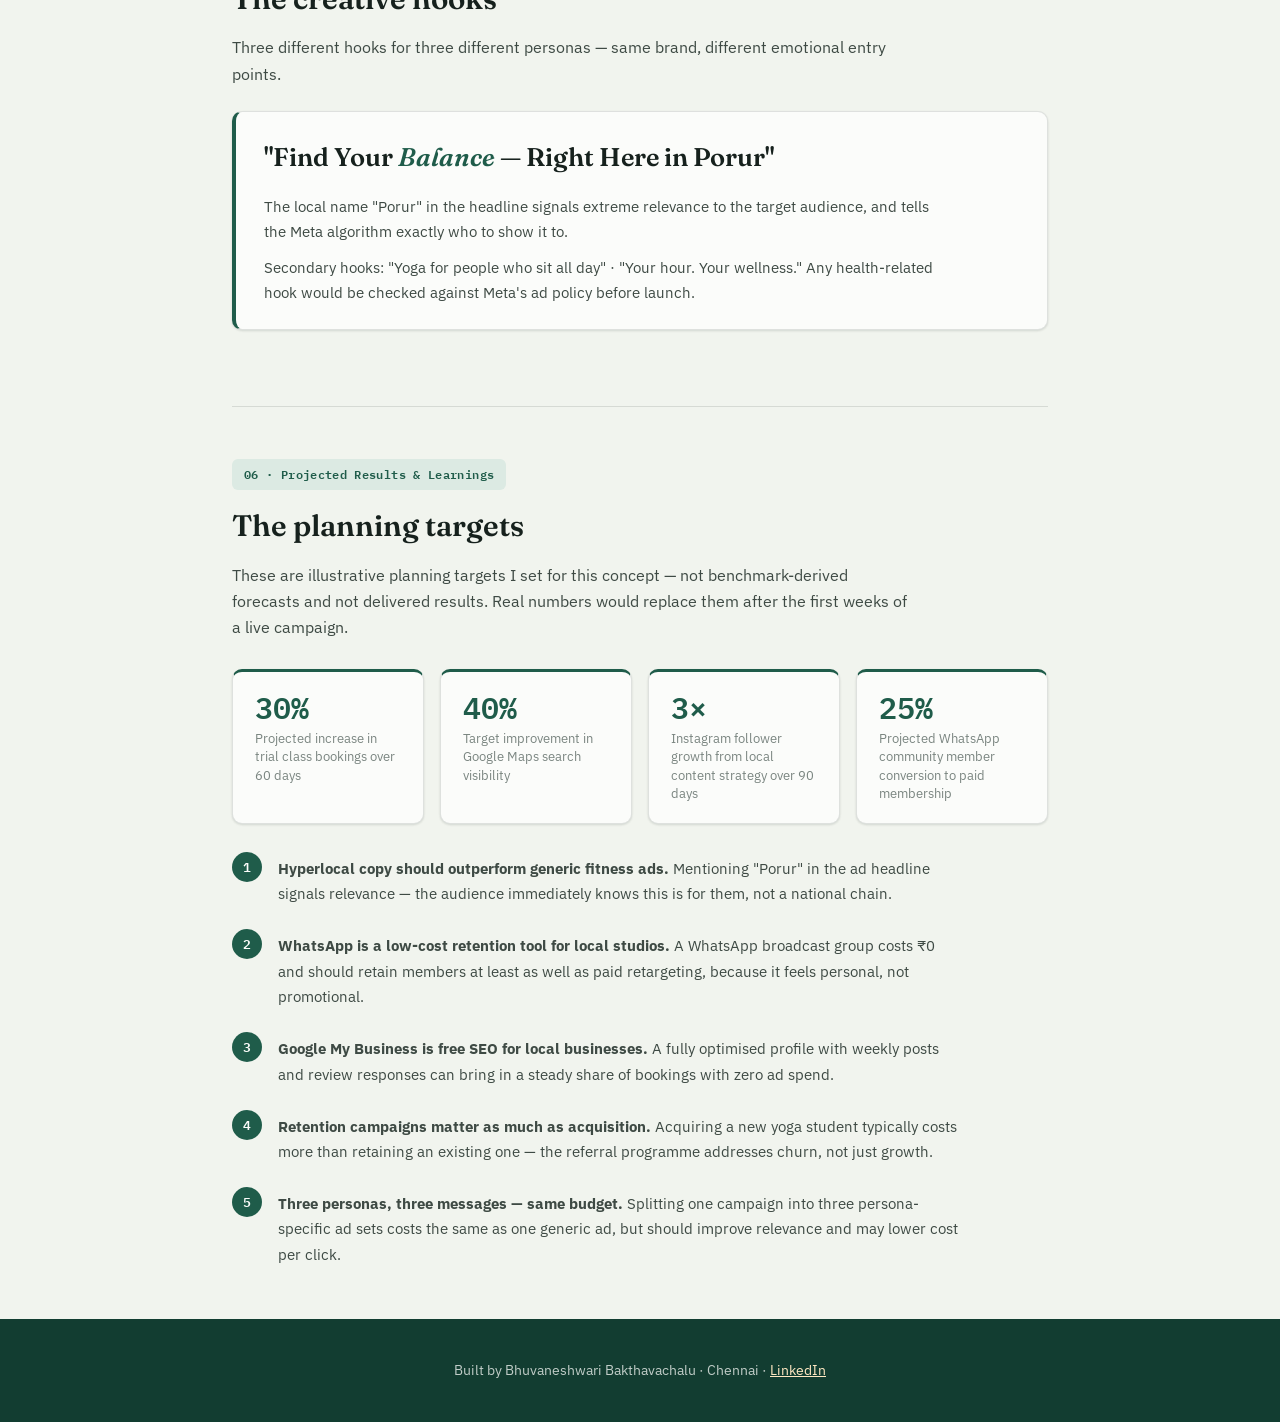
<file: case-studies/teamfitness-yoga-case-study.html>
<!DOCTYPE html>
<html lang="en">
<head>
<meta charset="UTF-8">
<meta name="viewport" content="width=device-width, initial-scale=1.0">
<title>Team Fitness with Yoga — Hyperlocal Campaign | Bhuvaneshwari</title>
  <link rel="icon" href="data:image/svg+xml,%3Csvg xmlns=%22http://www.w3.org/2000/svg%22 viewBox=%220 0 64 64%22%3E%3Crect width=%2264%22 height=%2264%22 rx=%2214%22 fill=%22%231f4d3a%22/%3E%3Ctext x=%2232%22 y=%2244%22 font-family=%22Georgia,serif%22 font-size=%2236%22 font-weight=%22700%22 fill=%22white%22 text-anchor=%22middle%22%3EB%3C/text%3E%3C/svg%3E" />
  <meta name="description" content="4-stage hyperlocal funnel for a Porur, Chennai yoga studio across Meta, Google Business Profile and WhatsApp. Self-initiated pitch by Bhuvaneshwari B." />
  <meta property="og:type" content="website" />
  <meta property="og:title" content="Team Fitness with Yoga — Hyperlocal Campaign Case Study" />
  <meta property="og:description" content="4-stage hyperlocal funnel for a Porur, Chennai yoga studio across Meta, Google Business Profile and WhatsApp. Self-initiated pitch by Bhuvaneshwari B." />
  <meta property="og:url" content="https://bhuvanabakthavachalu.github.io/portfolio/case-studies/teamfitness-yoga-case-study.html" />
  <meta name="twitter:card" content="summary" />
<link rel="stylesheet" href="../case-study.css">
</head>
<body>

<nav>
  <a class="nav-name" href="../index.html">Bhuvaneshwari B.</a>
  <ul class="nav-links">
    <li><a href="#brief">Brief</a></li>
    <li><a href="#strategy">Strategy</a></li>
    <li><a href="#creative">Creative</a></li>
    <li><a href="#results">Results</a></li>
  </ul>
</nav>

<div class="hero">
  <div class="hero-tag">Case Study · Fitness & Wellness · Local Brand · Chennai</div>
  <h1>A hyperlocal plan to grow Team Fitness with Yoga's trial bookings and turn them into a real community</h1>
  <p class="hero-sub">A plan to grow trial class bookings, build local awareness, and keep new students coming back — built for Team Fitness with Yoga, a boutique yoga studio in Porur, Chennai.</p>
  <div class="hero-meta">
    <div class="meta-item"><span class="meta-label">Role</span><span class="meta-value">Campaign Strategist</span></div>
    <div class="meta-item"><span class="meta-label">Brand</span><span class="meta-value">Team Fitness with Yoga</span></div>
    <div class="meta-item"><span class="meta-label">Location</span><span class="meta-value">Porur, Chennai</span></div>
    <div class="meta-item"><span class="meta-label">Sector</span><span class="meta-value">Fitness · Wellness</span></div>
    <div class="meta-item"><span class="meta-label">Platforms</span><span class="meta-value">Meta · Google · WhatsApp</span></div>
    <div class="meta-item"><span class="meta-label">Year</span><span class="meta-value">2025</span></div>
  </div>
</div>

<div class="page">

  <div class="section" style="padding-bottom: 1.5rem;">
    <div class="note-box"><strong>Note:</strong> This is a self-initiated strategic case study built as part of my freelance outreach to a real local business — not a paid client engagement. Business details (reviews, Instagram content, service specialization) are drawn from the studio's actual public presence; campaign figures below are illustrative planning targets, not benchmark-derived forecasts or delivered results.</div>
  </div>

  <div class="section" id="brief">
    <div class="section-label">01 · The Brief</div>
    <h2>The challenge</h2>
    <p>Team Fitness with Yoga is a boutique, women's-health-focused yoga studio in Porur, Chennai — specializing in weight loss, hormone balancing, postpartum fitness, PCOS/PCOD, and fertility support. It's a real business with 124 Google reviews and a genuinely active Instagram, running recurring 30/60/100-day weight-loss challenges with strong organic testimonials and a WhatsApp-first coaching model.</p>
    <p>That's what made this an interesting one to work on: the studio already had real organic traction, just no paid layer behind it. So instead of starting from zero, I set myself the brief of building a proper funnel around what was already working — not replacing it.</p>

    <div class="card-grid">
      <div class="info-card"><div class="eyebrow">Challenge 01</div><h3>Strong organics, no paid funnel</h3><p>124 Google reviews and an active Instagram full of transformation testimonials — but growth depends entirely on organic reach and word-of-mouth, with no paid acquisition layer to scale it deliberately.</p></div>
      <div class="info-card"><div class="eyebrow">Challenge 02</div><h3>Hyperlocal reach needed</h3><p>I assumed a limited budget — every rupee should reach people within 5 km who could realistically attend. No wasted national impressions.</p></div>
      <div class="info-card"><div class="eyebrow">Challenge 03</div><h3>High churn in fitness</h3><p>Fitness studios commonly lose many new members in the first few months. The campaign needed a retention layer, not just acquisition.</p></div>
    </div>

    <div class="kpi-grid">
      <div class="kpi-card"><div class="kpi-number">30%</div><div class="kpi-desc">Projected trial class booking increase via local Meta ads</div></div>
      <div class="kpi-card"><div class="kpi-number">40%</div><div class="kpi-desc">Target Google Maps visibility improvement via GMB optimisation</div></div>
      <div class="kpi-card"><div class="kpi-number">4</div><div class="kpi-desc">Funnel stages designed including post-conversion retention</div></div>
      <div class="kpi-card"><div class="kpi-number">3</div><div class="kpi-desc">Distinct audience personas targeted</div></div>
    </div>
  </div>

  <div class="section" id="strategy">
    <div class="section-label">02 · The Strategy</div>
    <h2>4-stage hyperlocal funnel</h2>
    <p>A national brand playbook wouldn't work here. This needed paid ads, organic content, Google My Business, and WhatsApp community building, all aimed at one thing — winning within a 5 km radius of Porur.</p>

    <div class="funnel">
      <div class="funnel-stage">
        <div class="stage-badge" style="background: var(--forest-light); color: var(--forest-dark);">Discover</div>
        <div class="stage-content"><h3>Systematize what's already working</h3><p>Google Business Profile is live with 124 reviews but underused for weekly posts/photos. Meta ads with 5 km radius targeting in Porur, Ramapuram, and Valasaravakkam — layered on top of, not replacing, the studio's existing organic reach. Targeting: women 20–45 through general yoga, fitness and wellness interests — not health-condition targeting, in line with Meta's ad policy.</p></div>
      </div>
      <div class="funnel-stage">
        <div class="stage-badge" style="background: var(--brass-light); color: var(--brass);">Engage</div>
        <div class="stage-content"><h3>Build trust through organic content</h3><p>Instagram Reels showing real class sessions, instructor introductions, and student transformation stories. Content pillars: yoga tips, behind the scenes, member spotlights, Chennai-specific content.</p></div>
      </div>
      <div class="funnel-stage">
        <div class="stage-badge" style="background: var(--forest-light); color: var(--forest-dark);">Convert</div>
        <div class="stage-content"><h3>Drive trial bookings with a low-risk offer</h3><p>Meta Lead Ads offering a free first class — removing the financial risk of trying a new studio. WhatsApp Click-to-Chat ads for instant enquiry resolution. Retargeting anyone who engaged with Reels but didn't book.</p></div>
      </div>
      <div class="funnel-stage">
        <div class="stage-badge" style="background: var(--red-ink-light); color: var(--red-ink);">Retain</div>
        <div class="stage-content"><h3>Build a community that keeps members coming back</h3><p>WhatsApp broadcast group for members with weekly schedules and motivational content. Monthly "Member of the Month" feature on Instagram. Referral programme: bring a friend, get one class free.</p></div>
      </div>
    </div>

    <div class="note-box" style="margin-top: 1.5rem;"><strong>Why hyperlocal, not national:</strong> a national brand targets millions with a large budget. A local studio targets the people within 5 km with a small monthly budget — and wins by being more relevant and more present in the neighbourhood than any national chain can be. The goal here isn't maximum reach, it's being impossible to miss within that 5 km radius.</div>

    <div class="section-label" style="margin-top: 2rem;">Tools used</div>
    <div class="tools-grid">
      <span class="tool-tag">Meta Ads Manager</span>
      <span class="tool-tag">Google My Business</span>
      <span class="tool-tag">Google Keyword Planner</span>
      <span class="tool-tag">Canva</span>
      <span class="tool-tag">WhatsApp Business</span>
      <span class="tool-tag">Instagram Insights</span>
      <span class="tool-tag">Google Analytics 4</span>
      <span class="tool-tag">Meta Business Suite Insights</span>
    </div>
  </div>

  <div class="section">
    <div class="section-label">03 · Audience</div>
    <h2>Three personas, one real niche</h2>
    <p>The studio's real specialization — weight loss, hormone balancing, postpartum fitness, PCOS/PCOD, and fertility support — points at a sharper, more defensible audience than generic "yoga for fitness."</p>
    <div class="card-grid">
      <div class="info-card">
        <h3>The Weight-Loss Committer</h3>
        <ul><li>Age 28–45, drawn to the studio's real 30/60/100-day challenge format</li><li>Motivated by visible, tracked progress (the real testimonials show exact kg lost)</li><li>Best platform: Instagram Reels + WhatsApp</li><li>Hook: "Real results, real Porur women — see the transformations"</li></ul>
      </div>
      <div class="info-card">
        <h3>The Postpartum/Hormone-Health Seeker</h3>
        <ul><li>Age 25–40, dealing with PCOS, thyroid, or postpartum recovery</li><li>Seeks a specialist, not a generic gym</li><li>Best platform: Facebook feed + Google Search</li><li>Hook: "Yoga built for your hormones, not just your fitness"</li></ul>
      </div>
      <div class="info-card">
        <h3>The Fitness Explorer</h3>
        <ul><li>Age 20–28, tried gym, wants something different</li><li>Price-sensitive, social media native</li><li>Best platform: Instagram Stories + Reels</li><li>Hook: "Not your grandmother's yoga"</li></ul>
      </div>
    </div>
  </div>

  <div class="section">
    <div class="section-label">04 · Content Strategy</div>
    <h2>Systematizing what's already working</h2>
    <p>The studio's real Instagram already runs on testimonials and challenge campaigns — the content plan here is about giving that a paid-media multiplier, not replacing it.</p>
    <div class="card-grid">
      <div class="info-card"><div class="eyebrow">Pillar 01 · Amplify</div><h3>Boost real testimonials</h3><p>The existing before/after posts (e.g. "Lost 8.7kgs in 60 days") appear to resonate organically — paid boosting behind the highest-performing ones extends their reach past existing followers.</p></div>
      <div class="info-card"><div class="eyebrow">Pillar 02 · Educate</div><h3>Women's-health content</h3><p>Content addressing PCOS, hormone balance, and postpartum recovery specifically — the studio's real specialization, currently under-leveraged in messaging.</p></div>
      <div class="info-card"><div class="eyebrow">Pillar 03 · Challenge-driven</div><h3>Paid support for the 30/60/100-day challenges</h3><p>The studio's real recurring challenge format is a natural hook for conversion — Meta ads timed to challenge launch dates capture new-cohort demand.</p></div>
      <div class="info-card"><div class="eyebrow">Pillar 04 · Local</div><h3>Chennai-specific content</h3><p>"Yoga before Porur traffic," "Beat the Chennai heat with evening yin yoga."</p></div>
    </div>
  </div>

  <div class="section" id="creative">
    <div class="section-label">05 · Creative Direction</div>
    <h2>The creative hooks</h2>
    <p>Three different hooks for three different personas — same brand, different emotional entry points.</p>
    <div class="creative-box">
      <div class="creative-hook">"Find Your <span>Balance</span> — Right Here in Porur"</div>
      <div class="creative-rationale">
        <p>The local name "Porur" in the headline signals extreme relevance to the target audience, and tells the Meta algorithm exactly who to show it to.</p>
        <p>Secondary hooks: "Yoga for people who sit all day" · "Your hour. Your wellness." Any health-related hook would be checked against Meta's ad policy before launch.</p>
      </div>
    </div>
  </div>

  <div class="section" id="results">
    <div class="section-label">06 · Projected Results & Learnings</div>
    <h2>The planning targets</h2>
    <p>These are illustrative planning targets I set for this concept — not benchmark-derived forecasts and not delivered results. Real numbers would replace them after the first weeks of a live campaign.</p>
    <div class="kpi-grid">
      <div class="kpi-card"><div class="kpi-number">30%</div><div class="kpi-desc">Projected increase in trial class bookings over 60 days</div></div>
      <div class="kpi-card"><div class="kpi-number">40%</div><div class="kpi-desc">Target improvement in Google Maps search visibility</div></div>
      <div class="kpi-card"><div class="kpi-number">3×</div><div class="kpi-desc">Instagram follower growth from local content strategy over 90 days</div></div>
      <div class="kpi-card"><div class="kpi-number">25%</div><div class="kpi-desc">Projected WhatsApp community member conversion to paid membership</div></div>
    </div>
    <div style="margin-top: 1.75rem;">
      <div class="learning-item"><div class="learning-num">1</div><p><strong>Hyperlocal copy should outperform generic fitness ads.</strong> Mentioning "Porur" in the ad headline signals relevance — the audience immediately knows this is for them, not a national chain.</p></div>
      <div class="learning-item"><div class="learning-num">2</div><p><strong>WhatsApp is a low-cost retention tool for local studios.</strong> A WhatsApp broadcast group costs ₹0 and should retain members at least as well as paid retargeting, because it feels personal, not promotional.</p></div>
      <div class="learning-item"><div class="learning-num">3</div><p><strong>Google My Business is free SEO for local businesses.</strong> A fully optimised profile with weekly posts and review responses can bring in a steady share of bookings with zero ad spend.</p></div>
      <div class="learning-item"><div class="learning-num">4</div><p><strong>Retention campaigns matter as much as acquisition.</strong> Acquiring a new yoga student typically costs more than retaining an existing one — the referral programme addresses churn, not just growth.</p></div>
      <div class="learning-item"><div class="learning-num">5</div><p><strong>Three personas, three messages — same budget.</strong> Splitting one campaign into three persona-specific ad sets costs the same as one generic ad, but should improve relevance and may lower cost per click.</p></div>
    </div>
  </div>

</div>

<footer>Built by Bhuvaneshwari Bakthavachalu · Chennai · <a href="https://linkedin.com/in/bhuvaneshwari-bakthavachalu">LinkedIn</a></footer>

</body>
</html>
</file>
<file: case-study.css>
/* ===========================================
   SHARED CASE STUDY TEMPLATE — "The Reconciled Ledger"
   Used by every case study page for visual consistency.
   =========================================== */

@import url('https://fonts.googleapis.com/css2?family=Fraunces:ital,opsz,wght@0,9..144,400;0,9..144,600;0,9..144,700;1,9..144,500&family=IBM+Plex+Sans:wght@300;400;500;600;700&family=IBM+Plex+Mono:wght@400;500;600&display=swap');

:root {
  --cream: #F1F4EE;
  --paper: #FBFCFA;
  --ink: #16211D;
  --ink-soft: #3E4A44;
  --ink-muted: #7A8580;
  --forest: #1F5C4A;
  --forest-light: #DCEAE3;
  --forest-dark: #123D31;
  --brass: #B8862E;
  --brass-light: #F3E9D2;
  --red-ink: #A23B2E;
  --red-ink-light: #F5E1DD;
  --border: rgba(22,33,29,0.12);
  --shadow-sm: 0 1px 3px rgba(22,33,29,0.06), 0 1px 2px rgba(22,33,29,0.08);
  --shadow-md: 0 4px 16px rgba(22,33,29,0.08), 0 2px 6px rgba(22,33,29,0.06);
  --serif: 'Fraunces', Georgia, serif;
  --sans: 'IBM Plex Sans', system-ui, sans-serif;
  --mono: 'IBM Plex Mono', monospace;
}

*, *::before, *::after { box-sizing: border-box; margin: 0; padding: 0; }
html { scroll-behavior: smooth; }
body {
  font-family: var(--sans);
  background: var(--cream);
  color: var(--ink);
  font-size: 16px;
  line-height: 1.7;
  -webkit-font-smoothing: antialiased;
}

/* NAV */
nav {
  position: sticky;
  top: 0;
  z-index: 100;
  background: rgba(241,244,238,0.92);
  backdrop-filter: blur(8px);
  border-bottom: 1px solid var(--border);
  padding: 0 2rem;
  display: flex;
  align-items: center;
  justify-content: space-between;
  height: 60px;
}
.nav-name { font-family: var(--serif); font-size: 17px; font-weight: 600; color: var(--ink); text-decoration: none; }
.nav-links { display: flex; gap: 2rem; list-style: none; }
.nav-links a { font-size: 13px; color: var(--ink-soft); text-decoration: none; font-weight: 500; transition: color 0.15s var(--ease, ease); }
.nav-links a:hover { color: var(--forest); }

/* HERO */
.hero {
  background: linear-gradient(160deg, var(--forest-dark) 0%, var(--forest) 55%, #2A7A63 100%);
  color: var(--paper);
  padding: 4.5rem 2rem 3.5rem;
  position: relative;
  overflow: hidden;
}
.hero::after {
  content: '';
  position: absolute;
  inset: 0;
  background: repeating-linear-gradient(180deg, transparent, transparent 27px, rgba(255,255,255,0.035) 28px);
  pointer-events: none;
}
.hero-tag {
  display: inline-block;
  background: rgba(255,255,255,0.12);
  border: 1px solid rgba(255,255,255,0.2);
  color: var(--paper);
  font-size: 12.5px;
  font-weight: 500;
  letter-spacing: 0.02em;
  padding: 6px 14px;
  border-radius: 100px;
  margin-bottom: 1.5rem;
  max-width: 780px;
}
.hero h1 {
  font-family: var(--serif);
  font-weight: 600;
  font-size: clamp(2rem, 4.2vw, 3.1rem);
  line-height: 1.15;
  max-width: 820px;
  margin-bottom: 1.25rem;
  position: relative;
}
.hero h1 em { font-style: italic; color: #FFE8C2; font-weight: 500; }
.hero-sub { font-size: 17px; color: rgba(251,252,250,0.88); max-width: 640px; margin-bottom: 2rem; position: relative; }
.hero-meta {
  display: grid;
  grid-template-columns: repeat(auto-fit, minmax(140px, 1fr));
  gap: 0;
  max-width: 900px;
  background: rgba(0,0,0,0.15);
  border: 1px solid rgba(255,255,255,0.15);
  border-radius: 12px;
  overflow: hidden;
  position: relative;
}
.meta-item { padding: 14px 18px; border-right: 1px solid rgba(255,255,255,0.12); }
.meta-item:last-child { border-right: none; }
.meta-label { display: block; font-size: 11px; text-transform: uppercase; letter-spacing: 0.06em; color: rgba(251,252,250,0.6); margin-bottom: 4px; }
.meta-value { display: block; font-size: 14px; font-weight: 600; color: var(--paper); }

/* PAGE / SECTIONS */
.page { max-width: 880px; margin: 0 auto; padding: 0 2rem; }
.section { padding: 3.25rem 0; border-bottom: 1px solid var(--border); }
.section:last-child { border-bottom: none; }
.section-label {
  display: inline-flex;
  align-items: center;
  gap: 8px;
  font-family: var(--mono);
  font-size: 12px;
  font-weight: 600;
  letter-spacing: 0.03em;
  color: var(--forest);
  background: var(--forest-light);
  padding: 5px 12px;
  border-radius: 6px;
  margin-bottom: 1.1rem;
}
.section h2 {
  font-family: var(--serif);
  font-weight: 600;
  font-size: 1.85rem;
  line-height: 1.25;
  color: var(--ink);
  margin-bottom: 1.1rem;
  max-width: 620px;
}
.section p { color: var(--ink-soft); max-width: 680px; margin-bottom: 1rem; font-size: 15.5px; }
.section p:last-child { margin-bottom: 0; }
.section ul { padding-left: 0; }

/* KPI GRID */
.kpi-grid { display: grid; grid-template-columns: repeat(auto-fit, minmax(190px, 1fr)); gap: 1rem; margin-top: 1.75rem; }
.kpi-card {
  background: var(--paper);
  border: 1px solid var(--border);
  border-top: 3px solid var(--forest);
  border-radius: 10px;
  padding: 1.25rem 1.4rem;
  box-shadow: var(--shadow-sm);
}
.kpi-number { font-family: var(--mono); font-weight: 600; font-size: 1.9rem; color: var(--forest); line-height: 1; margin-bottom: 0.5rem; }
.kpi-desc { font-size: 13px; color: var(--ink-muted); line-height: 1.4; }

/* FUNNEL / TIMELINE STAGES */
.funnel { display: flex; flex-direction: column; gap: 1rem; margin-top: 1.75rem; }
.funnel-stage {
  display: grid;
  grid-template-columns: 150px 1fr;
  gap: 1.5rem;
  background: var(--paper);
  border: 1px solid var(--border);
  border-radius: 12px;
  padding: 1.4rem 1.6rem;
  box-shadow: var(--shadow-sm);
  align-items: start;
}
.stage-badge {
  display: inline-block;
  font-family: var(--mono);
  font-size: 12px;
  font-weight: 600;
  padding: 6px 12px;
  border-radius: 6px;
  white-space: nowrap;
  width: fit-content;
}
.stage-content h3 { font-family: var(--serif); font-weight: 600; font-size: 1.1rem; margin-bottom: 0.4rem; color: var(--ink); }
.stage-content p { font-size: 14.5px; color: var(--ink-soft); margin: 0; }
@media (max-width: 640px) { .funnel-stage { grid-template-columns: 1fr; } }

/* TOOLS / TAGS */
.tools-grid { display: flex; flex-wrap: wrap; gap: 0.6rem; margin-top: 1rem; }
.tool-tag {
  font-size: 13px;
  font-weight: 500;
  color: var(--ink-soft);
  background: var(--paper);
  border: 1px solid var(--border);
  padding: 6px 14px;
  border-radius: 100px;
}

/* CREATIVE / CALLOUT BOX */
.creative-box {
  background: var(--paper);
  border: 1px solid var(--border);
  border-left: 4px solid var(--forest);
  border-radius: 10px;
  padding: 1.5rem 1.75rem;
  margin: 1.5rem 0;
  box-shadow: var(--shadow-sm);
}
.creative-box p { font-size: 15px; }
.creative-hook { font-family: var(--serif); font-size: 1.6rem; font-weight: 600; color: var(--ink); margin-bottom: 1rem; }
.creative-hook span { color: var(--forest); font-style: italic; }
.creative-rationale p { margin-bottom: 0.7rem; font-size: 14.5px; }

/* COMPLIANCE / NOTE CALLOUT */
.note-box {
  background: var(--forest-light);
  border-left: 3px solid var(--forest);
  border-radius: 8px;
  padding: 1rem 1.25rem;
  font-size: 14px;
  color: var(--ink-soft);
}
.note-box strong { color: var(--forest); }
.flag-box {
  background: var(--red-ink-light);
  border-left: 3px solid var(--red-ink);
  border-radius: 8px;
  padding: 1rem 1.25rem;
  font-size: 14px;
  color: var(--ink-soft);
  margin-bottom: 1rem;
}
.flag-box strong { color: var(--red-ink); }
.flag-box:last-child { margin-bottom: 0; }

/* TABLES */
table.ledger { width: 100%; border-collapse: collapse; margin: 1.5rem 0; font-size: 14px; background: var(--paper); border: 1px solid var(--border); border-radius: 10px; overflow: hidden; box-shadow: var(--shadow-sm); }
table.ledger thead tr { background: var(--forest-light); }
table.ledger th { padding: 11px 14px; text-align: left; color: var(--forest-dark); font-weight: 600; font-size: 12.5px; text-transform: uppercase; letter-spacing: 0.03em; }
table.ledger td { padding: 11px 14px; border-top: 1px solid var(--border); color: var(--ink-soft); font-family: var(--mono); font-size: 13.5px; }
table.ledger td:first-child { font-family: var(--sans); color: var(--ink); }
table.ledger tr:last-child td { font-weight: 600; color: var(--ink); background: var(--cream); }

/* AD CREATIVE CARDS */
.creatives-row { display: flex; flex-wrap: wrap; gap: 1.5rem; margin: 1.75rem 0; }
.creatives-row > div { flex: 1; min-width: 260px; }
.ad-mock { border: 1px solid var(--border); border-radius: 12px; background: #fff; font-family: Arial, sans-serif; overflow: hidden; box-shadow: var(--shadow-md); }
.ad-caption { font-size: 13px; color: var(--ink-muted); margin-top: 0.6rem; }

/* LEARNINGS */
.learning-item { display: flex; gap: 1rem; margin-bottom: 1.4rem; align-items: flex-start; }
.learning-item:last-child { margin-bottom: 0; }
.learning-num {
  flex-shrink: 0;
  width: 30px; height: 30px;
  background: var(--forest);
  color: var(--paper);
  border-radius: 50%;
  display: flex; align-items: center; justify-content: center;
  font-family: var(--mono); font-weight: 600; font-size: 13px;
}
.learning-item p { font-size: 15px; margin: 0; padding-top: 4px; }

/* SWOT GRID */
.swot-grid { display: grid; grid-template-columns: repeat(2, 1fr); gap: 1rem; margin: 1.5rem 0; }
.swot-card { border-radius: 10px; padding: 1.25rem 1.4rem; border: 1px solid var(--border); box-shadow: var(--shadow-sm); }
.swot-card.strengths { background: var(--forest-light); }
.swot-card.weaknesses { background: var(--brass-light); }
.swot-card.opportunities { background: var(--forest-light); }
.swot-card.threats { background: var(--red-ink-light); }
.swot-card .label { font-weight: 600; margin-bottom: 0.5rem; font-size: 14px; }
.swot-card.strengths .label, .swot-card.opportunities .label { color: var(--forest-dark); }
.swot-card.weaknesses .label { color: var(--brass); }
.swot-card.threats .label { color: var(--red-ink); }
.swot-card p { font-size: 13.5px; color: var(--ink-soft); margin: 0; }
@media (max-width: 640px) { .swot-grid { grid-template-columns: 1fr; } }

/* PERSONA / AUDIENCE CARDS */
.audience-grid { display: grid; grid-template-columns: repeat(auto-fit, minmax(260px, 1fr)); gap: 1.25rem; margin: 1.5rem 0; }

/* GENERIC INFO CARD GRID (challenges, content pillars, personas) */
.card-grid { display: grid; grid-template-columns: repeat(auto-fit, minmax(230px, 1fr)); gap: 1.1rem; margin: 1.75rem 0; }
.info-card { background: var(--paper); border: 1px solid var(--border); border-radius: 10px; padding: 1.3rem 1.4rem; box-shadow: var(--shadow-sm); }
.info-card .eyebrow { font-family: var(--mono); font-size: 11.5px; font-weight: 600; color: var(--forest); margin-bottom: 0.6rem; }
.info-card h3 { font-family: var(--serif); font-size: 1.05rem; font-weight: 600; color: var(--ink); margin-bottom: 0.5rem; }
.info-card p { font-size: 13.5px; color: var(--ink-soft); margin: 0; }
.info-card ul { padding-left: 1.1rem; margin: 0; }
.info-card ul li { font-size: 13.5px; color: var(--ink-soft); margin-bottom: 0.35rem; }
.info-card ul li:last-child { margin-bottom: 0; }

footer {
  text-align: center;
  padding: 2.5rem 2rem;
  font-size: 13.5px;
  color: var(--ink-muted);
  background: var(--forest-dark);
  color: rgba(251,252,250,0.75);
}
footer a { color: #FFE8C2; }

@media (max-width: 640px) {
  .page { padding: 0 1.25rem; }
  .hero { padding: 3rem 1.25rem 2.5rem; }
  nav { padding: 0 1.25rem; }
}

/* Phones: keep the page from scrolling sideways */
@media (max-width: 640px) {
  .nav-links { display: none; }
  table.ledger { display: block; overflow-x: auto; -webkit-overflow-scrolling: touch; }
  table.ledger th, table.ledger td { white-space: nowrap; }
}
</file>
